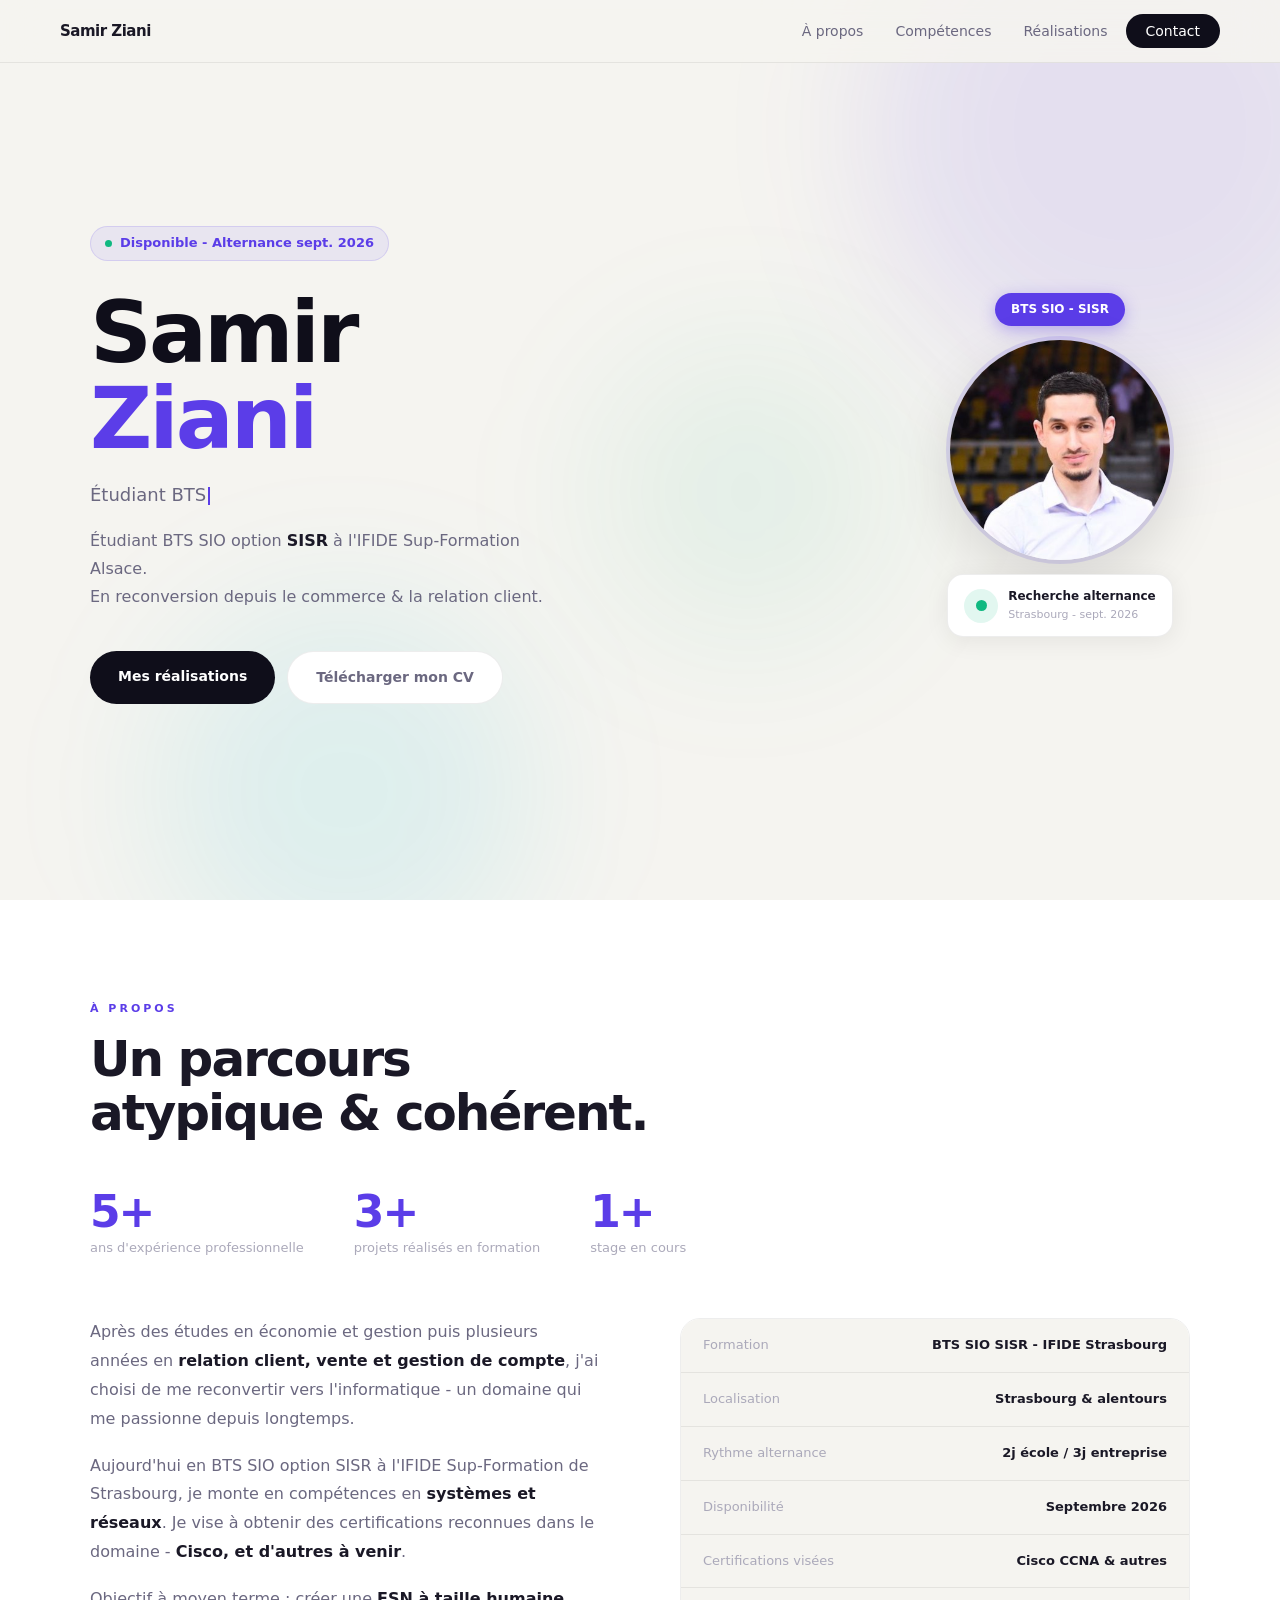
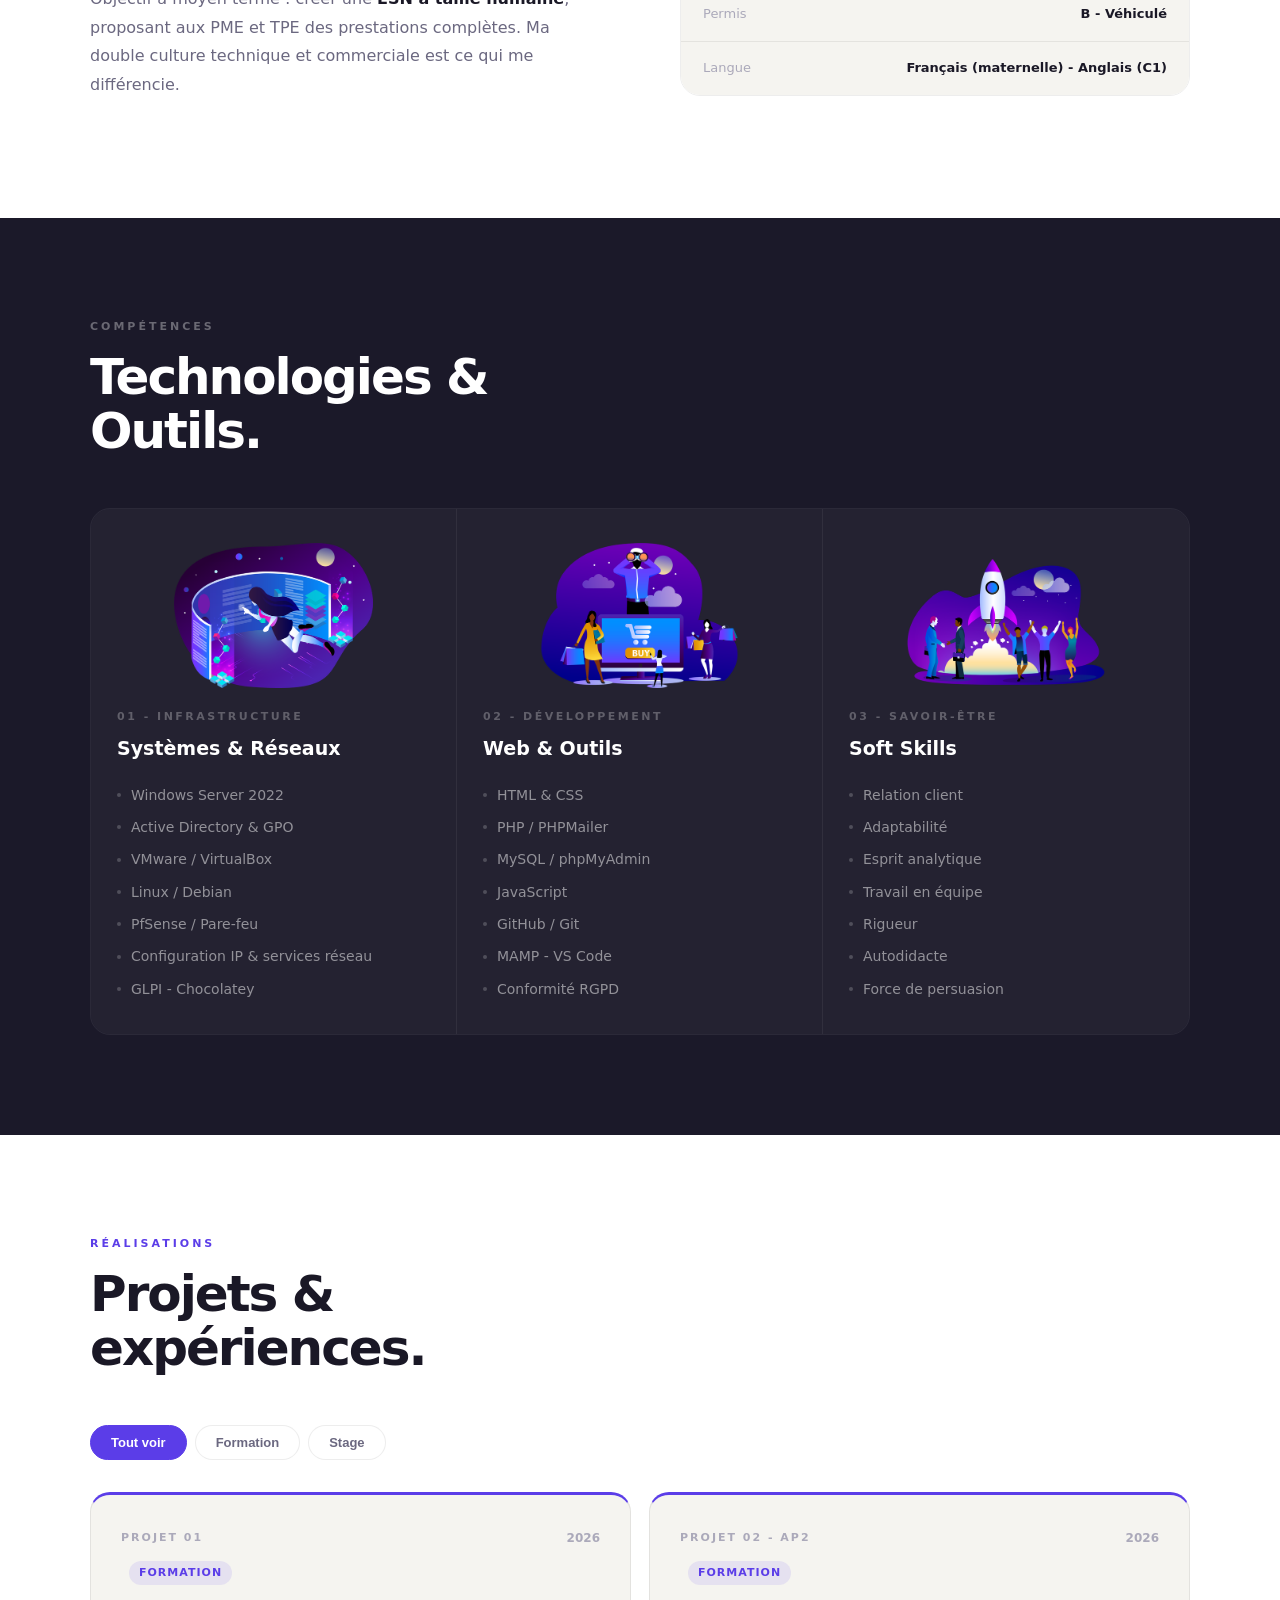
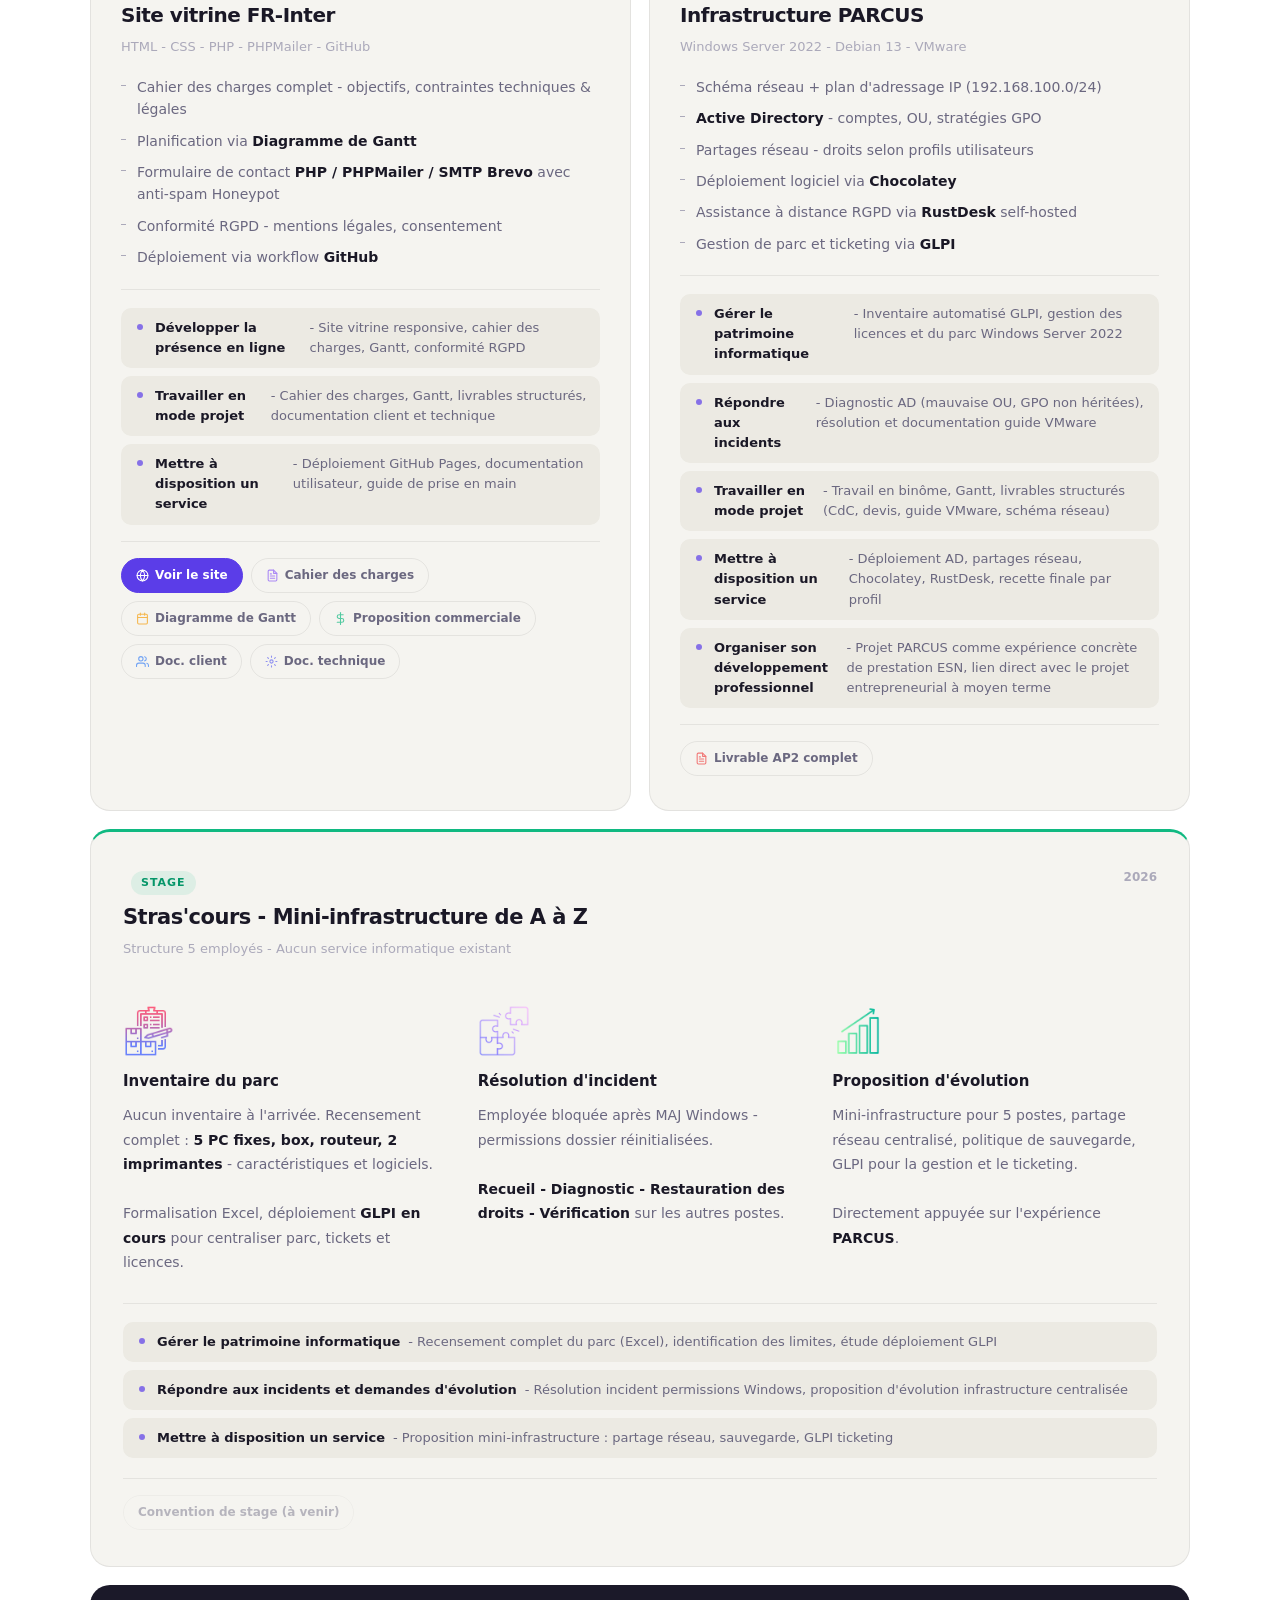
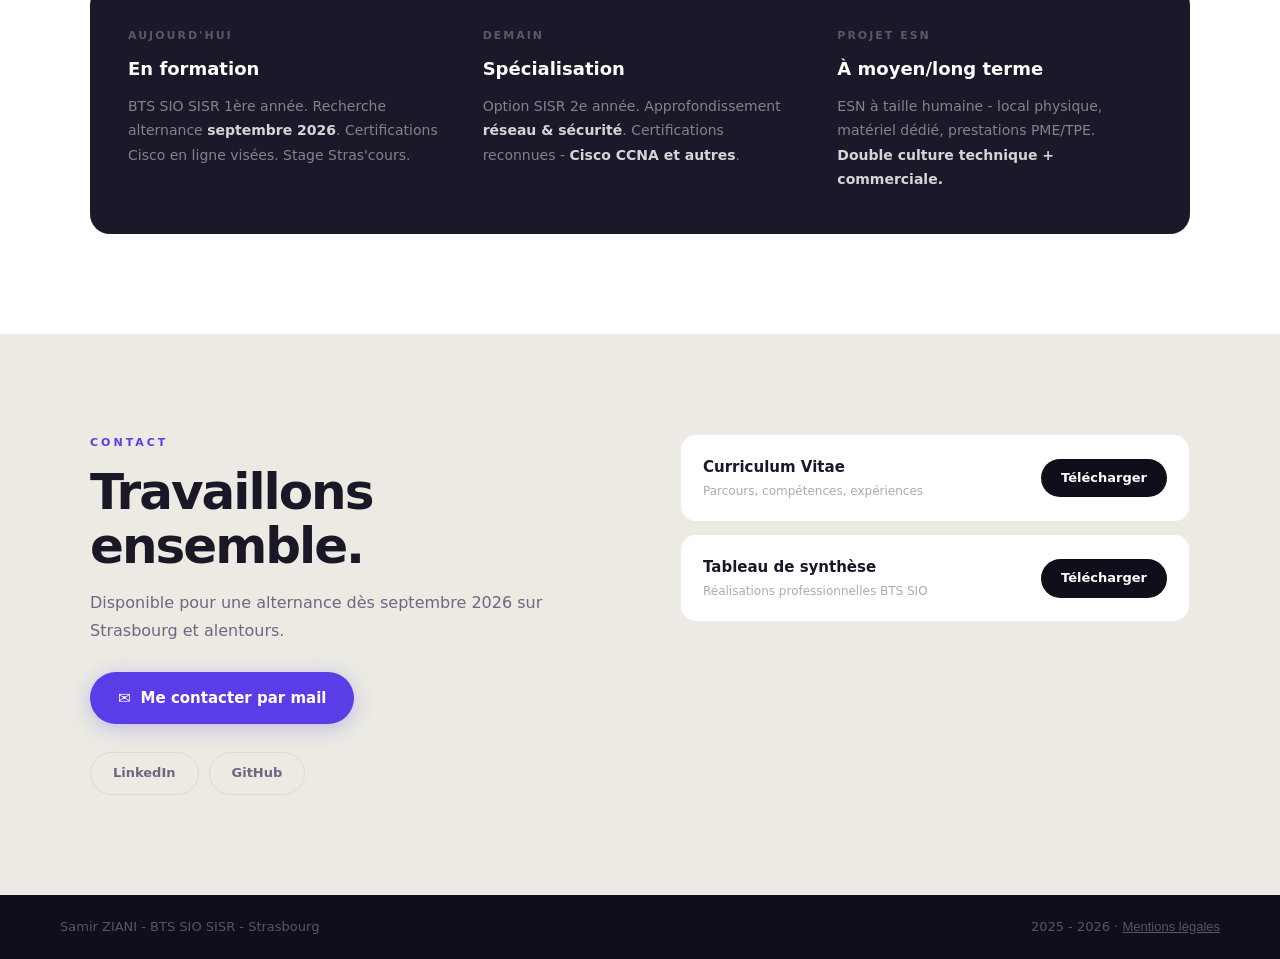
<file: index.html>
<!doctype html>
<html lang="fr">
<head>
    <meta charset="utf-8">
    <meta name="viewport" content="width=device-width, initial-scale=1">
    <title>Samir ZIANI - Portfolio</title>
    <link rel="stylesheet" href="style.css">
</head>
<body>

<!-- Progress bar -->
<div id="progress-bar"></div>

<!-- Scroll to top -->
<button id="scrolltop" aria-label="Revenir en haut">↑</button>

<!-- ── NAV ── -->
<nav id="navbar">
    <a href="#hero" class="nav-logo">Samir Ziani</a>
    <ul class="nav-links">
        <li><a href="#apropos">À propos</a></li>
        <li><a href="#competences">Compétences</a></li>
        <li><a href="#realisations">Réalisations</a></li>
        <li><a href="#contact" class="nav-cta">Contact</a></li>
    </ul>
    <div class="nav-burger" id="burger" aria-label="Menu">
        <span></span><span></span><span></span>
    </div>
</nav>

<!-- Mobile menu -->
<div class="nav-mobile" id="nav-mobile">
    <a href="#apropos" class="mob-link">À propos</a>
    <a href="#competences" class="mob-link">Compétences</a>
    <a href="#realisations" class="mob-link">Réalisations</a>
    <a href="#contact" class="mob-link">Contact</a>
</div>

<!-- ── HERO ── -->
<section id="hero">
    <div class="blob blob1"></div>
    <div class="blob blob2"></div>
    <div class="blob blob3"></div>
    <div class="hero-inner">
        <div class="hero-left">
            <div class="hero-tag">
                <span class="tag-pulse"></span>
                Disponible - Alternance sept. 2026
            </div>
            <h1 class="hero-name">Samir<br><span>Ziani</span></h1>
            <div class="hero-typed-wrap">
                <span id="typed-text"></span><span class="typed-cursor"></span>
            </div>
            <p class="hero-sub">
                Étudiant BTS SIO option <strong>SISR</strong> à l'IFIDE Sup-Formation Alsace.<br>
                En reconversion depuis le commerce &amp; la relation client.
            </p>
            <div class="hero-btns">
                <a href="#realisations" class="btn-dark">Mes réalisations</a>
                <a href="Asset/CV_Samir.pdf" download class="btn-light">Télécharger mon CV</a>
            </div>
        </div>
        <div class="hero-right">
            <span class="hero-chip">BTS SIO - SISR</span>
            <div class="hero-photo-wrap">
                <img src="Asset/photo.png" alt="Samir ZIANI">
            </div>
            <div class="hero-float-badge">
                <div class="badge-dot-wrap"><div class="badge-dot"></div></div>
                <div class="badge-text">
                    <span class="badge-main">Recherche alternance</span>
                    <span class="badge-sub">Strasbourg - sept. 2026</span>
                </div>
            </div>
        </div>
    </div>
</section>

<!-- ── À PROPOS ── -->
<section id="apropos" class="section-light">
    <div class="section-inner">
        <span class="eyebrow">À propos</span>
        <h2 class="big-title reveal">Un parcours<br>atypique &amp; cohérent.</h2>

        <!-- Compteurs animés -->
        <div class="counters-grid">
            <div class="counter-item reveal">
                <span class="counter-num" data-target="5">0</span>
                <span class="counter-label">ans d'expérience professionnelle</span>
            </div>
            <div class="counter-item reveal delay1">
                <span class="counter-num" data-target="3">0</span>
                <span class="counter-label">projets réalisés en formation</span>
            </div>
            <div class="counter-item reveal delay2">
                <span class="counter-num" data-target="1">0</span>
                <span class="counter-label">stage en cours</span>
            </div>
        </div>

        <div class="about-grid">
            <div class="about-text reveal-left">
                <p>
                    Après des études en économie et gestion puis plusieurs années en <strong>relation client, vente et gestion de compte</strong>, j'ai choisi de me reconvertir vers l'informatique - un domaine qui me passionne depuis longtemps.
                </p>
                <p>
                    Aujourd'hui en BTS SIO option SISR à l'IFIDE Sup-Formation de Strasbourg, je monte en compétences en <strong>systèmes et réseaux</strong>. Je vise à obtenir des certifications reconnues dans le domaine - <strong>Cisco, et d'autres à venir</strong>.
                </p>
                <p>
                    Objectif à moyen terme : créer une <strong>ESN à taille humaine</strong>, proposant aux PME et TPE des prestations complètes. Ma double culture technique et commerciale est ce qui me différencie.
                </p>
            </div>
            <div class="about-facts reveal-right">
                <div class="fact-row"><span class="fact-label">Formation</span><span class="fact-val">BTS SIO SISR - IFIDE Strasbourg</span></div>
                <div class="fact-row"><span class="fact-label">Localisation</span><span class="fact-val">Strasbourg &amp; alentours</span></div>
                <div class="fact-row"><span class="fact-label">Rythme alternance</span><span class="fact-val">2j école / 3j entreprise</span></div>
                <div class="fact-row"><span class="fact-label">Disponibilité</span><span class="fact-val">Septembre 2026</span></div>
                <div class="fact-row"><span class="fact-label">Certifications visées</span><span class="fact-val">Cisco CCNA &amp; autres</span></div>
                <div class="fact-row"><span class="fact-label">Permis</span><span class="fact-val">B - Véhiculé</span></div>
                <div class="fact-row"><span class="fact-label">Langue</span><span class="fact-val">Français (maternelle) - Anglais (C1)</span></div>
            </div>
        </div>
    </div>
</section>

<!-- ── COMPÉTENCES ── -->
<section id="competences" class="section-dark">
    <div class="section-inner">
        <span class="eyebrow eyebrow-light">Compétences</span>
        <h2 class="big-title big-title-light reveal">Technologies &amp;<br>Outils.</h2>
        <div class="skills-grid reveal">
            <div class="skill-col">
                <img src="Asset/technologies.png" alt="Technologies" class="skill-illus">
                <span class="skill-col-label">01 - Infrastructure</span>
                <h3>Systèmes &amp; Réseaux</h3>
                <ul class="skill-list">
                    <li>Windows Server 2022</li>
                    <li>Active Directory &amp; GPO</li>
                    <li>VMware / VirtualBox</li>
                    <li>Linux / Debian</li>
                    <li>PfSense / Pare-feu</li>
                    <li>Configuration IP &amp; services réseau</li>
                    <li>GLPI - Chocolatey</li>
                </ul>
            </div>
            <div class="skill-col">
                <img src="Asset/realisations.png" alt="Développement" class="skill-illus">
                <span class="skill-col-label">02 - Développement</span>
                <h3>Web &amp; Outils</h3>
                <ul class="skill-list">
                    <li>HTML &amp; CSS</li>
                    <li>PHP / PHPMailer</li>
                    <li>MySQL / phpMyAdmin</li>
                    <li>JavaScript</li>
                    <li>GitHub / Git</li>
                    <li>MAMP - VS Code</li>
                    <li>Conformité RGPD</li>
                </ul>
            </div>
            <div class="skill-col">
                <img src="Asset/softskills.png" alt="Soft Skills" class="skill-illus">
                <span class="skill-col-label">03 - Savoir-être</span>
                <h3>Soft Skills</h3>
                <ul class="skill-list">
                    <li>Relation client</li>
                    <li>Adaptabilité</li>
                    <li>Esprit analytique</li>
                    <li>Travail en équipe</li>
                    <li>Rigueur</li>
                    <li>Autodidacte</li>
                    <li>Force de persuasion</li>
                </ul>
            </div>
        </div>
    </div>
</section>

<!-- ── RÉALISATIONS ── -->
<section id="realisations" class="section-light">
    <div class="section-inner">
        <span class="eyebrow">Réalisations</span>
        <h2 class="big-title reveal">Projets &amp;<br>expériences.</h2>

        <!-- Filtres -->
        <div class="real-filters reveal">
            <button class="real-filter active" data-filter="all">Tout voir</button>
            <button class="real-filter" data-filter="formation">Formation</button>
            <button class="real-filter" data-filter="stage">Stage</button>
        </div>

        <!-- Cards projets formation -->
        <div class="real-grid" style="margin-bottom:18px;">

            <div class="real-card real-item reveal" data-cat="formation" style="border-top: 3px solid var(--accent);">
                <div class="real-card-header">
                    <div>
                        <span class="real-num">Projet 01</span>
                        <span class="real-badge formation">Formation</span>
                    </div>
                    <span class="real-year">2026</span>
                </div>
                <h3>Site vitrine FR-Inter</h3>
                <p class="real-context">HTML - CSS - PHP - PHPMailer - GitHub</p>
                <ul>
                    <li>Cahier des charges complet - objectifs, contraintes techniques &amp; légales</li>
                    <li>Planification via <strong>Diagramme de Gantt</strong></li>
                    <li>Formulaire de contact <strong>PHP / PHPMailer / SMTP Brevo</strong> avec anti-spam Honeypot</li>
                    <li>Conformité RGPD - mentions légales, consentement</li>
                    <li>Déploiement via workflow <strong>GitHub</strong></li>
                </ul>
                <div class="comp-tags">
                    <span class="comp-tag"><svg class="comp-svg" width="14" height="14" viewBox="0 0 14 14" fill="none"><circle cx="7" cy="7" r="3" fill="#5b3de8" opacity="0.7"/></svg><strong>Développer la présence en ligne</strong> - Site vitrine responsive, cahier des charges, Gantt, conformité RGPD</span>
                    <span class="comp-tag"><svg class="comp-svg" width="14" height="14" viewBox="0 0 14 14" fill="none"><circle cx="7" cy="7" r="3" fill="#5b3de8" opacity="0.7"/></svg><strong>Travailler en mode projet</strong> - Cahier des charges, Gantt, livrables structurés, documentation client et technique</span>
                    <span class="comp-tag"><svg class="comp-svg" width="14" height="14" viewBox="0 0 14 14" fill="none"><circle cx="7" cy="7" r="3" fill="#5b3de8" opacity="0.7"/></svg><strong>Mettre à disposition un service</strong> - Déploiement GitHub Pages, documentation utilisateur, guide de prise en main</span>
                </div>
                <div class="real-docs">
                    <a href="https://samirzni.github.io/FR-Inter" target="_blank" class="doc-btn site">
                        <svg width="13" height="13" viewBox="0 0 24 24" fill="none" stroke="#ffffff" stroke-width="2" stroke-linecap="round" stroke-linejoin="round"><circle cx="12" cy="12" r="10"/><line x1="2" y1="12" x2="22" y2="12"/><path d="M12 2a15.3 15.3 0 0 1 4 10 15.3 15.3 0 0 1-4 10 15.3 15.3 0 0 1-4-10 15.3 15.3 0 0 1 4-10z"/></svg>
                        Voir le site
                    </a>
                    <a href="Asset/CdC_FR_INTER.pdf" download class="doc-btn">
                        <svg width="13" height="13" viewBox="0 0 24 24" fill="none" stroke="#8b5cf6" stroke-width="2" stroke-linecap="round" stroke-linejoin="round"><path d="M14 2H6a2 2 0 0 0-2 2v16a2 2 0 0 0 2 2h12a2 2 0 0 0 2-2V8z"/><polyline points="14 2 14 8 20 8"/><line x1="16" y1="13" x2="8" y2="13"/><line x1="16" y1="17" x2="8" y2="17"/><polyline points="10 9 9 9 8 9"/></svg>
                        Cahier des charges
                    </a>
                    <a href="Asset/Gantt_FR_INTER.xlsx" download class="doc-btn">
                        <svg width="13" height="13" viewBox="0 0 24 24" fill="none" stroke="#f59e0b" stroke-width="2" stroke-linecap="round" stroke-linejoin="round"><rect x="3" y="4" width="18" height="18" rx="2" ry="2"/><line x1="16" y1="2" x2="16" y2="6"/><line x1="8" y1="2" x2="8" y2="6"/><line x1="3" y1="10" x2="21" y2="10"/></svg>
                        Diagramme de Gantt
                    </a>
                    <a href="Asset/Proposition_commerciale_FR_INTER.pdf" download class="doc-btn">
                        <svg width="13" height="13" viewBox="0 0 24 24" fill="none" stroke="#10b981" stroke-width="2" stroke-linecap="round" stroke-linejoin="round"><line x1="12" y1="1" x2="12" y2="23"/><path d="M17 5H9.5a3.5 3.5 0 0 0 0 7h5a3.5 3.5 0 0 1 0 7H6"/></svg>
                        Proposition commerciale
                    </a>
                    <a href="Asset/Documentation_Client_FR_INTER.pdf" download class="doc-btn">
                        <svg width="13" height="13" viewBox="0 0 24 24" fill="none" stroke="#3b82f6" stroke-width="2" stroke-linecap="round" stroke-linejoin="round"><path d="M17 21v-2a4 4 0 0 0-4-4H5a4 4 0 0 0-4 4v2"/><circle cx="9" cy="7" r="4"/><path d="M23 21v-2a4 4 0 0 0-3-3.87"/><path d="M16 3.13a4 4 0 0 1 0 7.75"/></svg>
                        Doc. client
                    </a>
                    <a href="Asset/Documentation_Technique_FR_INTER.pdf" download class="doc-btn">
                        <svg width="13" height="13" viewBox="0 0 24 24" fill="none" stroke="#6366f1" stroke-width="2" stroke-linecap="round" stroke-linejoin="round"><circle cx="12" cy="12" r="3"/><path d="M19.07 4.93l-1.41 1.41M4.93 4.93l1.41 1.41M19.07 19.07l-1.41-1.41M4.93 19.07l1.41-1.41M12 2v2M12 20v2M2 12h2M20 12h2"/></svg>
                        Doc. technique
                    </a>
                </div>
            </div>

            <div class="real-card real-item reveal delay1" data-cat="formation" style="border-top: 3px solid var(--accent);">
                <div class="real-card-header">
                    <div>
                        <span class="real-num">Projet 02 - AP2</span>
                        <span class="real-badge formation">Formation</span>
                    </div>
                    <span class="real-year">2026</span>
                </div>
                <h3>Infrastructure PARCUS</h3>
                <p class="real-context">Windows Server 2022 - Debian 13 - VMware</p>
                <ul>
                    <li>Schéma réseau + plan d'adressage IP (192.168.100.0/24)</li>
                    <li><strong>Active Directory</strong> - comptes, OU, stratégies GPO</li>
                    <li>Partages réseau - droits selon profils utilisateurs</li>
                    <li>Déploiement logiciel via <strong>Chocolatey</strong></li>
                    <li>Assistance à distance RGPD via <strong>RustDesk</strong> self-hosted</li>
                    <li>Gestion de parc et ticketing via <strong>GLPI</strong></li>
                </ul>
                <div class="comp-tags">
                    <span class="comp-tag"><svg class="comp-svg" width="14" height="14" viewBox="0 0 14 14" fill="none"><circle cx="7" cy="7" r="3" fill="#5b3de8" opacity="0.7"/></svg><strong>Gérer le patrimoine informatique</strong> - Inventaire automatisé GLPI, gestion des licences et du parc Windows Server 2022</span>
                    <span class="comp-tag"><svg class="comp-svg" width="14" height="14" viewBox="0 0 14 14" fill="none"><circle cx="7" cy="7" r="3" fill="#5b3de8" opacity="0.7"/></svg><strong>Répondre aux incidents</strong> - Diagnostic AD (mauvaise OU, GPO non héritées), résolution et documentation guide VMware</span>
                    <span class="comp-tag"><svg class="comp-svg" width="14" height="14" viewBox="0 0 14 14" fill="none"><circle cx="7" cy="7" r="3" fill="#5b3de8" opacity="0.7"/></svg><strong>Travailler en mode projet</strong> - Travail en binôme, Gantt, livrables structurés (CdC, devis, guide VMware, schéma réseau)</span>
                    <span class="comp-tag"><svg class="comp-svg" width="14" height="14" viewBox="0 0 14 14" fill="none"><circle cx="7" cy="7" r="3" fill="#5b3de8" opacity="0.7"/></svg><strong>Mettre à disposition un service</strong> - Déploiement AD, partages réseau, Chocolatey, RustDesk, recette finale par profil</span>
                    <span class="comp-tag"><svg class="comp-svg" width="14" height="14" viewBox="0 0 14 14" fill="none"><circle cx="7" cy="7" r="3" fill="#5b3de8" opacity="0.7"/></svg><strong>Organiser son développement professionnel</strong> - Projet PARCUS comme expérience concrète de prestation ESN, lien direct avec le projet entrepreneurial à moyen terme</span>
                </div>
                <div class="real-docs">
                    <a href="Asset/Livrable_AP2_PARCUS.pdf" download class="doc-btn">
                        <svg width="13" height="13" viewBox="0 0 24 24" fill="none" stroke="#ef4444" stroke-width="2" stroke-linecap="round" stroke-linejoin="round"><path d="M14 2H6a2 2 0 0 0-2 2v16a2 2 0 0 0 2 2h12a2 2 0 0 0 2-2V8z"/><polyline points="14 2 14 8 20 8"/><line x1="16" y1="13" x2="8" y2="13"/><line x1="16" y1="17" x2="8" y2="17"/><polyline points="10 9 9 9 8 9"/></svg>
                        Livrable AP2 complet
                    </a>
                </div>
            </div>

        </div>

        <!-- Stras'cours -->
        <div class="real-stage real-item reveal" data-cat="stage">
            <div class="real-stage-header">
                <div>
                    <span class="real-badge stage">Stage</span>
                    <h3>Stras'cours - Mini-infrastructure de A à Z</h3>
                    <p class="real-context">Structure 5 employés - Aucun service informatique existant</p>
                </div>
                <span class="real-year">2026</span>
            </div>
            <div class="wide-cols">
                <div class="wide-col">
                    <div class="wide-col-icon"><img src="Asset/inventaire.png" alt="Inventaire" style="width:52px;height:52px;object-fit:contain;"></div>
                    <h4>Inventaire du parc</h4>
                    <p>Aucun inventaire à l'arrivée. Recensement complet : <strong>5 PC fixes, box, routeur, 2 imprimantes</strong> - caractéristiques et logiciels.<br><br>Formalisation Excel, déploiement <strong>GLPI en cours</strong> pour centraliser parc, tickets et licences.</p>
                </div>
                <div class="wide-col">
                    <div class="wide-col-icon"><img src="Asset/resoudre.png" alt="Résolution" style="width:52px;height:52px;object-fit:contain;"></div>
                    <h4>Résolution d'incident</h4>
                    <p>Employée bloquée après MAJ Windows - permissions dossier réinitialisées.<br><br><strong>Recueil - Diagnostic - Restauration des droits - Vérification</strong> sur les autres postes.</p>
                </div>
                <div class="wide-col">
                    <div class="wide-col-icon"><img src="Asset/evolution.png" alt="Évolution" style="width:52px;height:52px;object-fit:contain;"></div>
                    <h4>Proposition d'évolution</h4>
                    <p>Mini-infrastructure pour 5 postes, partage réseau centralisé, politique de sauvegarde, GLPI pour la gestion et le ticketing.<br><br>Directement appuyée sur l'expérience <strong>PARCUS</strong>.</p>
                </div>
            </div>
            <div class="comp-tags" style="margin-top:28px;">
                <span class="comp-tag"><svg class="comp-svg" width="14" height="14" viewBox="0 0 14 14" fill="none"><circle cx="7" cy="7" r="3" fill="#5b3de8" opacity="0.7"/></svg><strong>Gérer le patrimoine informatique</strong> - Recensement complet du parc (Excel), identification des limites, étude déploiement GLPI</span>
                <span class="comp-tag"><svg class="comp-svg" width="14" height="14" viewBox="0 0 14 14" fill="none"><circle cx="7" cy="7" r="3" fill="#5b3de8" opacity="0.7"/></svg><strong>Répondre aux incidents et demandes d'évolution</strong> - Résolution incident permissions Windows, proposition d'évolution infrastructure centralisée</span>
                <span class="comp-tag"><svg class="comp-svg" width="14" height="14" viewBox="0 0 14 14" fill="none"><circle cx="7" cy="7" r="3" fill="#5b3de8" opacity="0.7"/></svg><strong>Mettre à disposition un service</strong> - Proposition mini-infrastructure : partage réseau, sauvegarde, GLPI ticketing</span>
            </div>
            <div class="real-docs" style="margin-top:20px;">
                <span class="doc-btn disabled">
                    Convention de stage (à venir)
                </span>
            </div>
        </div>

        <!-- Dev pro -->
        <div class="devpro-card reveal" style="margin-top:18px;">
            <div class="devpro-col">
                <span class="devpro-label">Aujourd'hui</span>
                <h4>En formation</h4>
                <p>BTS SIO SISR 1ère année. Recherche alternance <strong>septembre 2026</strong>. Certifications Cisco en ligne visées. Stage Stras'cours.</p>
            </div>
            <div class="devpro-col">
                <span class="devpro-label">Demain</span>
                <h4>Spécialisation</h4>
                <p>Option SISR 2e année. Approfondissement <strong>réseau &amp; sécurité</strong>. Certifications reconnues - <strong>Cisco CCNA et autres</strong>.</p>
            </div>
            <div class="devpro-col">
                <span class="devpro-label">Projet ESN</span>
                <h4>À moyen/long terme</h4>
                <p>ESN à taille humaine - local physique, matériel dédié, prestations PME/TPE. <strong>Double culture technique + commerciale.</strong></p>
            </div>
        </div>
    </div>
</section>

<!-- ── CONTACT ── -->
<section id="contact">
    <div class="contact-wrap">
        <div class="contact-left reveal-left">
            <span class="eyebrow">Contact</span>
            <h2 class="big-title">Travaillons<br>ensemble.</h2>
            <p>Disponible pour une alternance dès septembre 2026 sur Strasbourg et alentours.</p>
            <a href="mailto:samir.zn7@gmail.com" class="btn-mail">
                <span>✉</span> Me contacter par mail
            </a>
            <div class="socials">
                <a href="https://www.linkedin.com/in/samir-ziani-2ab651154/" target="_blank" class="social-pill">LinkedIn</a>
                <a href="https://github.com/SamirZNI" target="_blank" class="social-pill">GitHub</a>
            </div>
        </div>
        <div class="dl-list reveal-right">
            <div class="dl-row">
                <div class="dl-info">
                    <span class="dl-name">Curriculum Vitae</span>
                    <span class="dl-desc">Parcours, compétences, expériences</span>
                </div>
                <a href="Asset/CV_Samir.pdf" download class="dl-btn">Télécharger</a>
            </div>
            <div class="dl-row">
                <div class="dl-info">
                    <span class="dl-name">Tableau de synthèse</span>
                    <span class="dl-desc">Réalisations professionnelles BTS SIO</span>
                </div>
                <a href="Asset/Tableau_synthese_E5_ZIANI_Samir.xlsx" download class="dl-btn">Télécharger</a>
            </div>
        </div>
    </div>
</section>

<footer>
    <span>Samir ZIANI - BTS SIO SISR - Strasbourg</span>
    <span>2025 - 2026 · <button id="open-ml" style="background:none;border:none;color:inherit;cursor:pointer;font-size:13px;text-decoration:underline;padding:0;">Mentions légales</button></span>
</footer>

<!-- ── MODALE MENTIONS LÉGALES ── -->
<div id="modal-ml" style="display:none; position:fixed; inset:0; z-index:1000; background:rgba(10,9,20,0.7); backdrop-filter:blur(8px); align-items:center; justify-content:center; padding:20px;">
    <div id="modal-box" style="background:#fff; border-radius:20px; max-width:600px; width:100%; max-height:85vh; overflow-y:auto; padding:48px 44px; position:relative; box-shadow:0 24px 80px rgba(0,0,0,0.2);">
        <button id="close-ml" style="position:absolute; top:18px; right:20px; background:none; border:none; font-size:22px; cursor:pointer; color:#888; line-height:1;">✕</button>
        <h2 style="font-size:26px; font-weight:800; letter-spacing:-1px; color:#1a1826; margin-bottom:28px;">Mentions légales</h2>

        <h3 style="font-size:14px; font-weight:700; text-transform:uppercase; letter-spacing:2px; color:#5b3de8; margin-bottom:10px;">Éditeur du site</h3>
        <p style="font-size:15px; color:#6b6880; line-height:1.75; margin-bottom:24px;">
            Samir ZIANI<br>
            Étudiant BTS SIO SISR - IFIDE Sup-Formation Alsace, Strasbourg<br>
            Email : <a href="mailto:samir.zn7@gmail.com" style="color:#5b3de8;">samir.zn7@gmail.com</a>
        </p>

        <h3 style="font-size:14px; font-weight:700; text-transform:uppercase; letter-spacing:2px; color:#5b3de8; margin-bottom:10px;">Hébergement</h3>
        <p style="font-size:15px; color:#6b6880; line-height:1.75; margin-bottom:24px;">
            GitHub Pages - GitHub, Inc.<br>
            88 Colin P. Kelly Jr. Street, San Francisco, CA 94107, États-Unis<br>
            <a href="https://pages.github.com" target="_blank" style="color:#5b3de8;">pages.github.com</a>
        </p>

        <h3 style="font-size:14px; font-weight:700; text-transform:uppercase; letter-spacing:2px; color:#5b3de8; margin-bottom:10px;">Propriété intellectuelle</h3>
        <p style="font-size:15px; color:#6b6880; line-height:1.75; margin-bottom:24px;">
            L'ensemble des contenus présents sur ce site (textes, visuels, structure) est la propriété exclusive de Samir ZIANI, sauf mention contraire. Toute reproduction, même partielle, est interdite sans autorisation préalable.
        </p>

        <h3 style="font-size:14px; font-weight:700; text-transform:uppercase; letter-spacing:2px; color:#5b3de8; margin-bottom:10px;">Données personnelles</h3>
        <p style="font-size:15px; color:#6b6880; line-height:1.75; margin-bottom:0;">
            Ce site ne collecte aucune donnée personnelle. Aucun cookie n'est déposé sur votre appareil. Conformément au RGPD, vous disposez d'un droit d'accès et de rectification en contactant l'éditeur à l'adresse indiquée ci-dessus.
        </p>
    </div>
</div>

<!-- ══════════════════════════════
     JAVASCRIPT
══════════════════════════════ -->
<script>
/* ── Typed text hero ── */
var phrases = [
    'Étudiant BTS SIO SISR',
    'Technicien Systèmes & Réseaux',
    'En recherche d\'alternance',
    'Passionné d\'infrastructure'
];
var pIdx = 0, cIdx = 0, deleting = false;
var el = document.getElementById('typed-text');
function type() {
    var phrase = phrases[pIdx];
    if (!deleting) {
        el.textContent = phrase.substring(0, cIdx + 1);
        cIdx++;
        if (cIdx === phrase.length) { deleting = true; setTimeout(type, 1800); return; }
    } else {
        el.textContent = phrase.substring(0, cIdx - 1);
        cIdx--;
        if (cIdx === 0) { deleting = false; pIdx = (pIdx + 1) % phrases.length; }
    }
    setTimeout(type, deleting ? 55 : 90);
}
setTimeout(type, 800);

/* ── Nav scroll effect + active link ── */
var navbar = document.getElementById('navbar');
var sections = document.querySelectorAll('section[id], #contact');
var navLinks = document.querySelectorAll('.nav-links a');
window.addEventListener('scroll', function() {
    var scrollY = window.scrollY;

    /* scrolled class */
    if (scrollY > 60) navbar.classList.add('scrolled');
    else navbar.classList.remove('scrolled');

    /* progress bar */
    var docH = document.documentElement.scrollHeight - window.innerHeight;
    document.getElementById('progress-bar').style.width = (scrollY / docH * 100) + '%';

    /* scroll to top button */
    var btn = document.getElementById('scrolltop');
    if (scrollY > 400) btn.classList.add('visible');
    else btn.classList.remove('visible');

    /* active nav link */
    var current = '';
    sections.forEach(function(s) {
        if (scrollY >= s.offsetTop - 120) current = s.id;
    });
    navLinks.forEach(function(a) {
        a.classList.remove('nav-active');
        if (a.getAttribute('href') === '#' + current) a.classList.add('nav-active');
    });
}, { passive: true });

/* ── Burger menu ── */
var burger = document.getElementById('burger');
var mobileMenu = document.getElementById('nav-mobile');
burger.addEventListener('click', function() {
    burger.classList.toggle('open');
    mobileMenu.classList.toggle('open');
    document.body.style.overflow = mobileMenu.classList.contains('open') ? 'hidden' : '';
});
document.querySelectorAll('.mob-link').forEach(function(link) {
    link.addEventListener('click', function() {
        burger.classList.remove('open');
        mobileMenu.classList.remove('open');
        document.body.style.overflow = '';
    });
});

/* ── Scroll to top ── */
document.getElementById('scrolltop').addEventListener('click', function() {
    window.scrollTo({ top: 0, behavior: 'smooth' });
});

/* ── Intersection Observer - reveal + counters ── */
var revealObs = new IntersectionObserver(function(entries) {
    entries.forEach(function(e) {
        if (e.isIntersecting) {
            e.target.classList.add('visible');
            revealObs.unobserve(e.target);
        }
    });
}, { threshold: 0.08 });
document.querySelectorAll('.reveal, .reveal-left, .reveal-right').forEach(function(el) {
    revealObs.observe(el);
});

/* ── Compteurs animés ── */
var counterObs = new IntersectionObserver(function(entries) {
    entries.forEach(function(e) {
        if (!e.isIntersecting) return;
        var el = e.target;
        var target = parseInt(el.dataset.target);
        var duration = 1200;
        var start = performance.now();
        function update(now) {
            var t = Math.min((now - start) / duration, 1);
            var ease = 1 - Math.pow(1 - t, 3);
            el.textContent = Math.round(ease * target) + '+';
            if (t < 1) requestAnimationFrame(update);
            else el.textContent = target + '+';
        }
        requestAnimationFrame(update);
        counterObs.unobserve(el);
    });
}, { threshold: 0.5 });
document.querySelectorAll('.counter-num').forEach(function(el) {
    counterObs.observe(el);
});

/* ── Fermer menu mobile si on clique dehors ── */
document.addEventListener('click', function(e) {
    if (mobileMenu.classList.contains('open') && !mobileMenu.contains(e.target) && !burger.contains(e.target)) {
        burger.classList.remove('open');
        mobileMenu.classList.remove('open');
        document.body.style.overflow = '';
    }
});

/* ── Filtres réalisations ── */
document.querySelectorAll('.real-filter').forEach(function(btn) {
    btn.addEventListener('click', function() {
        document.querySelectorAll('.real-filter').forEach(function(b) { b.classList.remove('active'); });
        btn.classList.add('active');
        var filter = btn.dataset.filter;
        document.querySelectorAll('.real-item').forEach(function(item) {
            if (filter === 'all' || item.dataset.cat === filter) {
                item.classList.remove('hidden');
            } else {
                item.classList.add('hidden');
            }
        });
    });
});
/* ── Mentions légales modale ── */
var modalML = document.getElementById('modal-ml');
document.getElementById('open-ml').addEventListener('click', function() {
    modalML.style.display = 'flex';
    document.body.style.overflow = 'hidden';
});
document.getElementById('close-ml').addEventListener('click', function() {
    modalML.style.display = 'none';
    document.body.style.overflow = '';
});
modalML.addEventListener('click', function(e) {
    if (e.target === modalML) {
        modalML.style.display = 'none';
        document.body.style.overflow = '';
    }
});
document.addEventListener('keydown', function(e) {
    if (e.key === 'Escape' && modalML.style.display === 'flex') {
        modalML.style.display = 'none';
        document.body.style.overflow = '';
    }
});
</script>

</body>
</html>
</file>
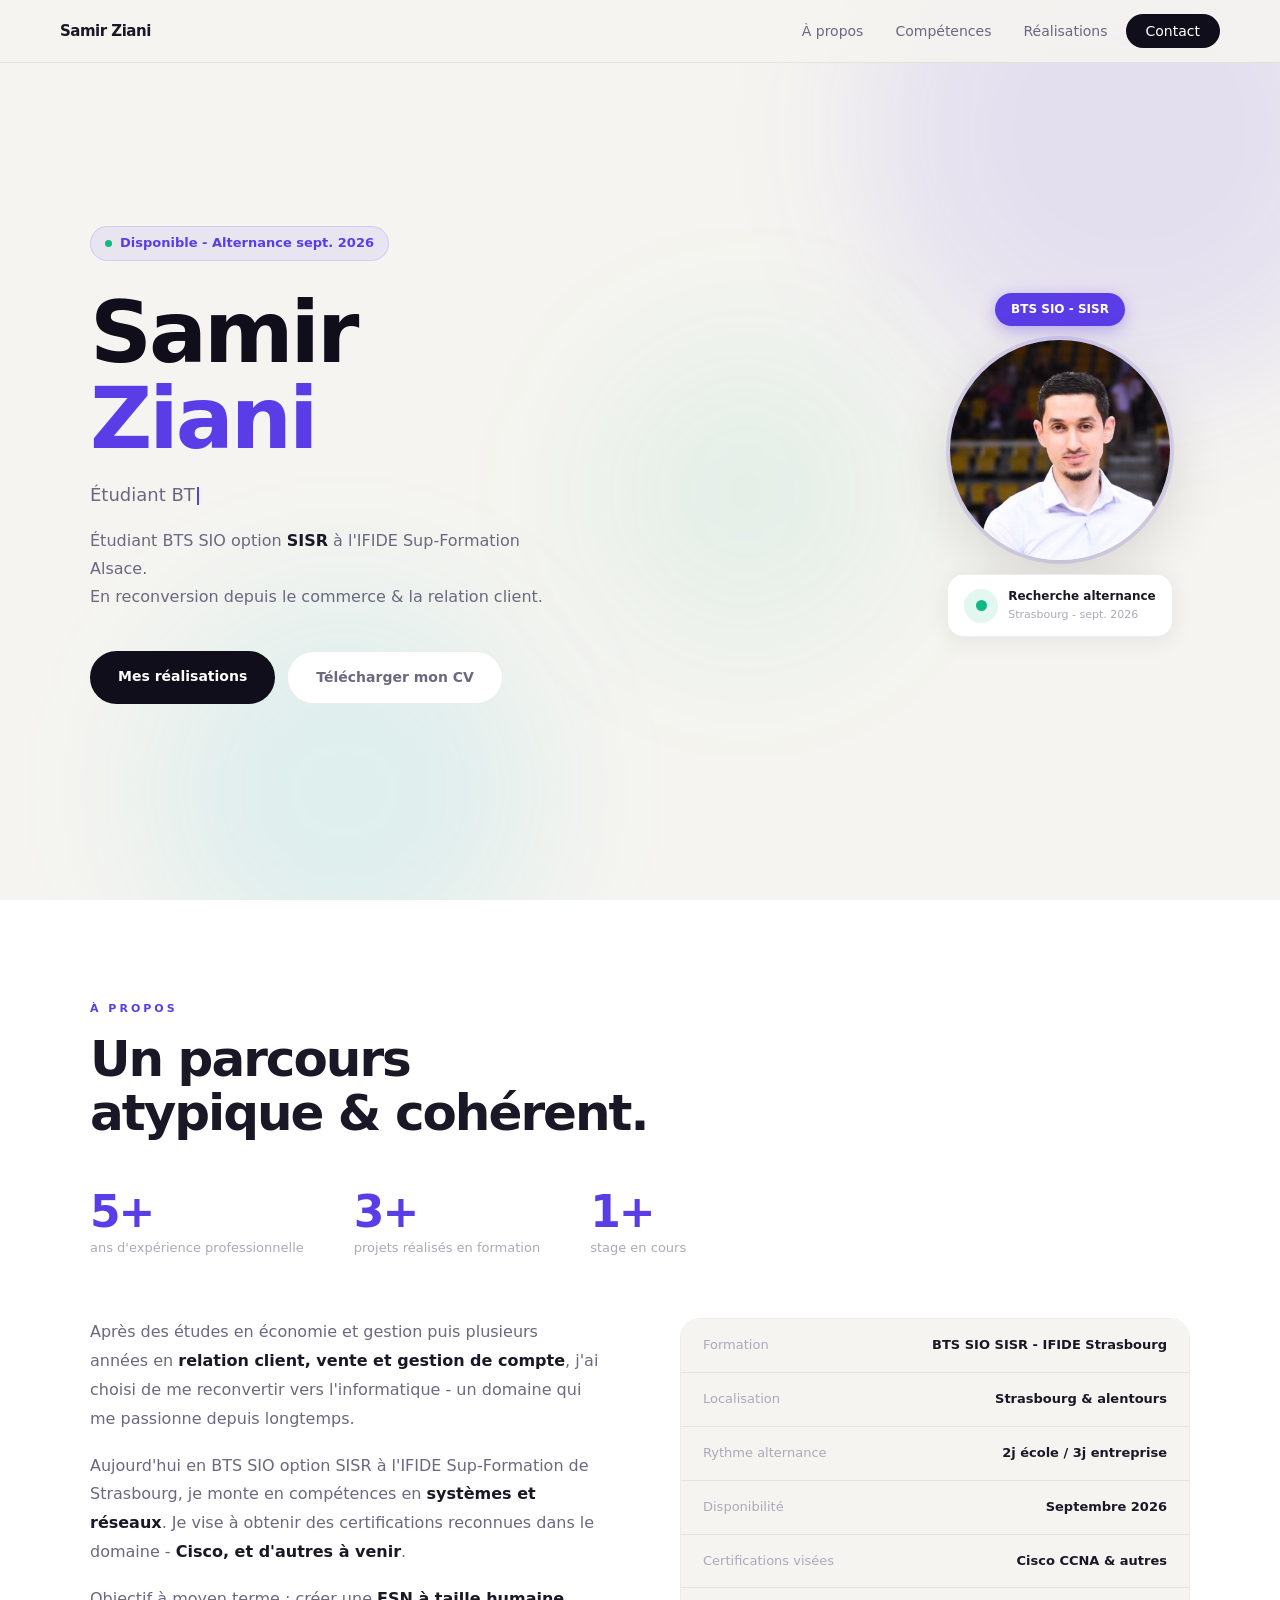
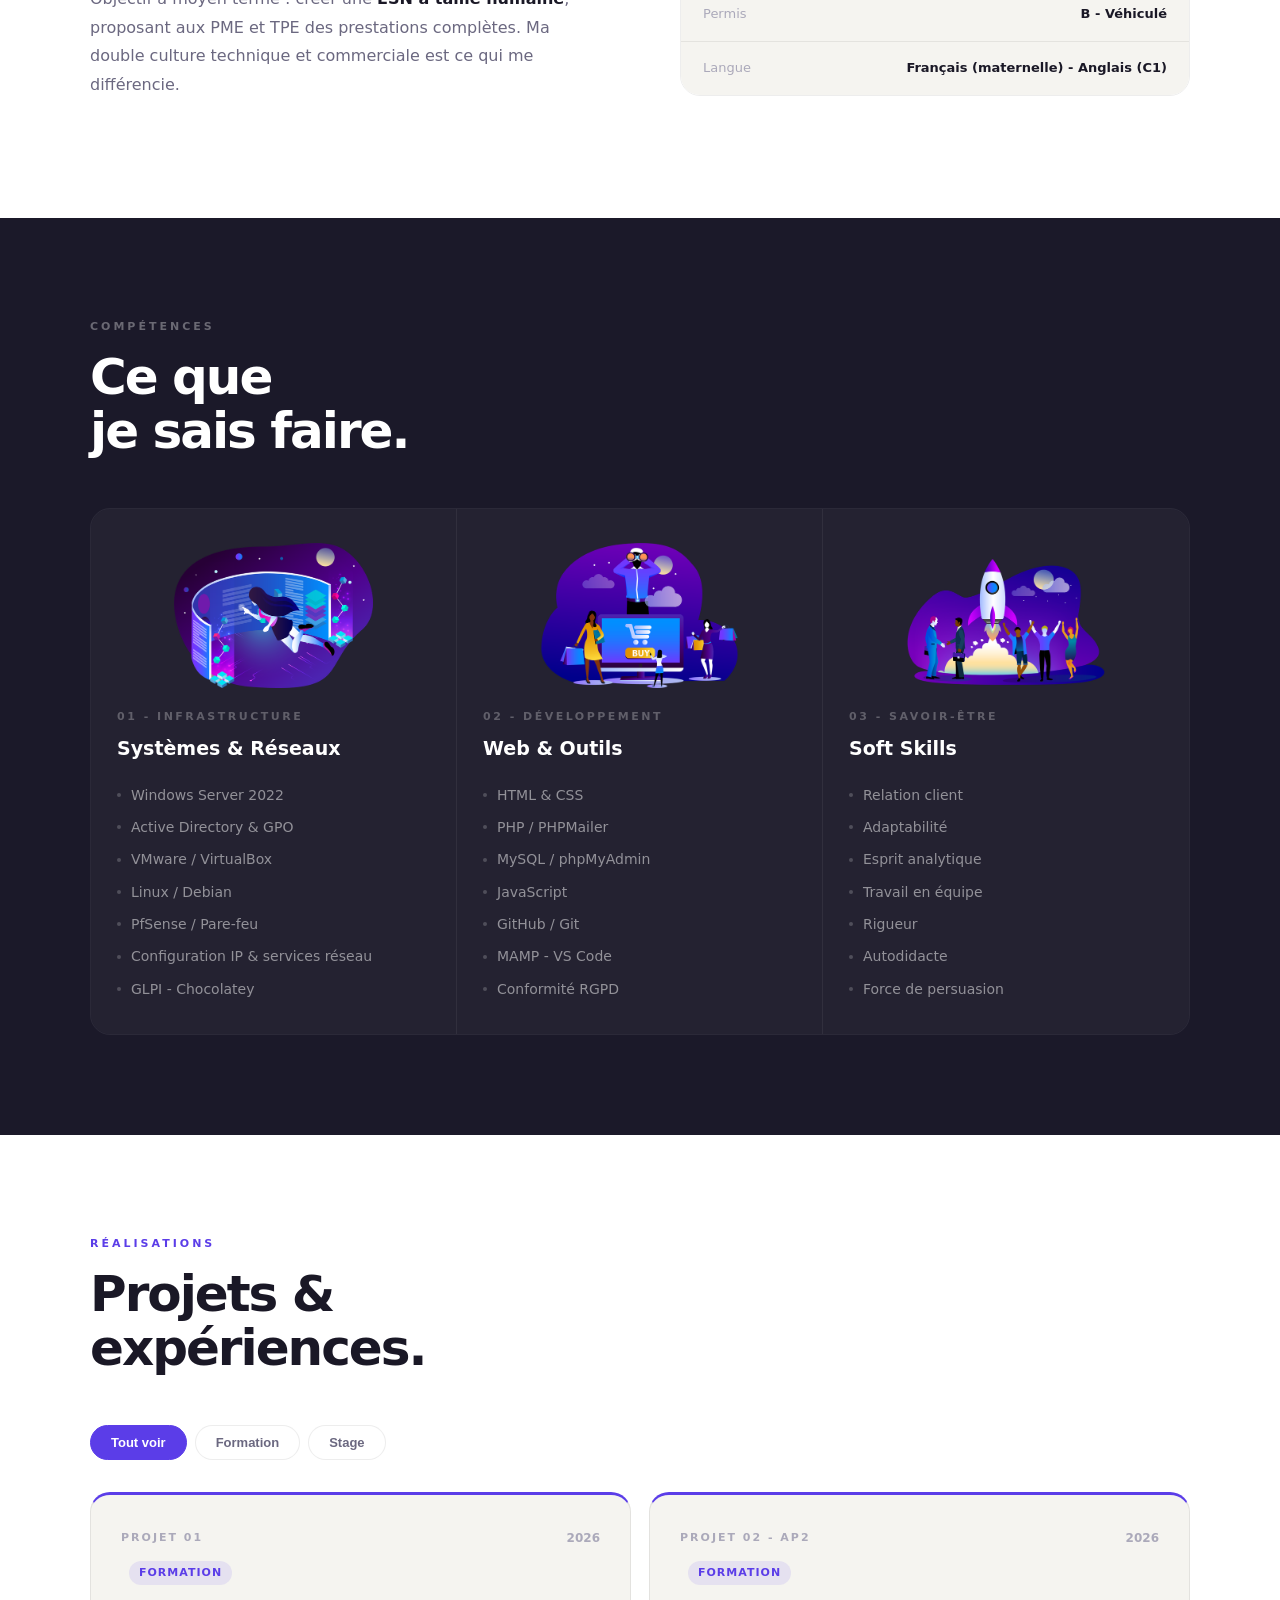
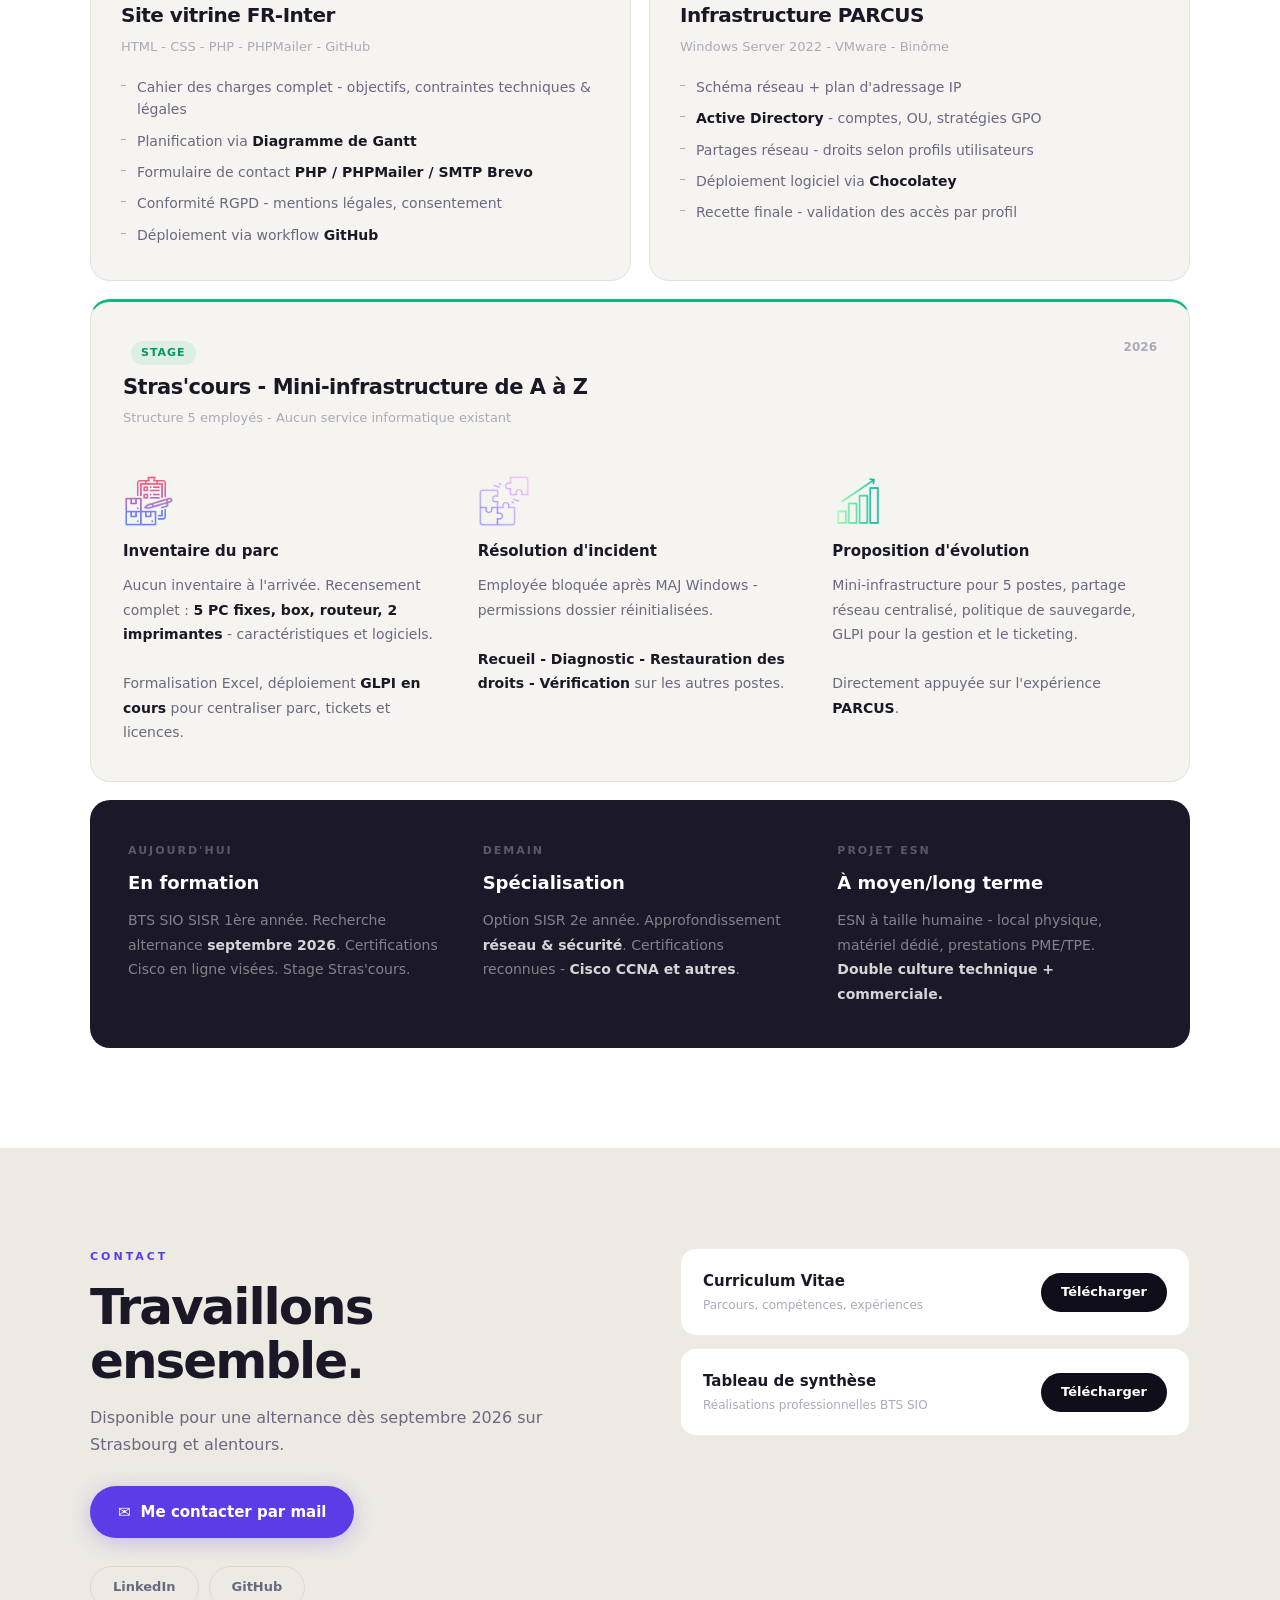
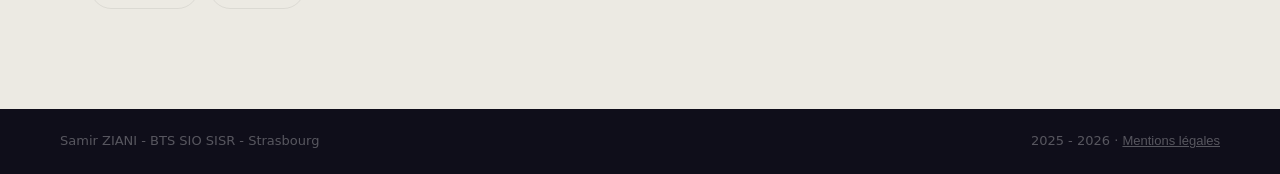
<file: Prepa Exam Blanc - Portfolio/index.html>
<!doctype html>
<html lang="fr">
<head>
    <meta charset="utf-8">
    <meta name="viewport" content="width=device-width, initial-scale=1">
    <title>Samir ZIANI - Portfolio</title>
    <link rel="stylesheet" href="style.css">
</head>
<body>

<!-- Progress bar -->
<div id="progress-bar"></div>

<!-- Scroll to top -->
<button id="scrolltop" aria-label="Revenir en haut">↑</button>

<!-- ── NAV ── -->
<nav id="navbar">
    <a href="#hero" class="nav-logo">Samir Ziani</a>
    <ul class="nav-links">
        <li><a href="#apropos">À propos</a></li>
        <li><a href="#competences">Compétences</a></li>
        <li><a href="#realisations">Réalisations</a></li>
        <li><a href="#contact" class="nav-cta">Contact</a></li>
    </ul>
    <div class="nav-burger" id="burger" aria-label="Menu">
        <span></span><span></span><span></span>
    </div>
</nav>

<!-- Mobile menu -->
<div class="nav-mobile" id="nav-mobile">
    <a href="#apropos" class="mob-link">À propos</a>
    <a href="#competences" class="mob-link">Compétences</a>
    <a href="#realisations" class="mob-link">Réalisations</a>
    <a href="#contact" class="mob-link">Contact</a>
</div>

<!-- ── HERO ── -->
<section id="hero">
    <div class="blob blob1"></div>
    <div class="blob blob2"></div>
    <div class="blob blob3"></div>
    <div class="hero-inner">
        <div class="hero-left">
            <div class="hero-tag">
                <span class="tag-pulse"></span>
                Disponible - Alternance sept. 2026
            </div>
            <h1 class="hero-name">Samir<br><span>Ziani</span></h1>
            <div class="hero-typed-wrap">
                <span id="typed-text"></span><span class="typed-cursor"></span>
            </div>
            <p class="hero-sub">
                Étudiant BTS SIO option <strong>SISR</strong> à l'IFIDE Sup-Formation Alsace.<br>
                En reconversion depuis le commerce &amp; la relation client.
            </p>
            <div class="hero-btns">
                <a href="#realisations" class="btn-dark">Mes réalisations</a>
                <a href="Asset/CV_Samir.pdf" download class="btn-light">Télécharger mon CV</a>
            </div>
        </div>
        <div class="hero-right">
            <span class="hero-chip">BTS SIO - SISR</span>
            <div class="hero-photo-wrap">
                <img src="Asset/photo.png" alt="Samir ZIANI">
            </div>
            <div class="hero-float-badge">
                <div class="badge-dot-wrap"><div class="badge-dot"></div></div>
                <div class="badge-text">
                    <span class="badge-main">Recherche alternance</span>
                    <span class="badge-sub">Strasbourg - sept. 2026</span>
                </div>
            </div>
        </div>
    </div>
</section>

<!-- ── À PROPOS ── -->
<section id="apropos" class="section-light">
    <div class="section-inner">
        <span class="eyebrow">À propos</span>
        <h2 class="big-title reveal">Un parcours<br>atypique &amp; cohérent.</h2>

        <!-- Compteurs animés -->
        <div class="counters-grid">
            <div class="counter-item reveal">
                <span class="counter-num" data-target="5">0</span>
                <span class="counter-label">ans d'expérience professionnelle</span>
            </div>
            <div class="counter-item reveal delay1">
                <span class="counter-num" data-target="3">0</span>
                <span class="counter-label">projets réalisés en formation</span>
            </div>
            <div class="counter-item reveal delay2">
                <span class="counter-num" data-target="1">0</span>
                <span class="counter-label">stage en cours</span>
            </div>
        </div>

        <div class="about-grid">
            <div class="about-text reveal-left">
                <p>
                    Après des études en économie et gestion puis plusieurs années en <strong>relation client, vente et gestion de compte</strong>, j'ai choisi de me reconvertir vers l'informatique - un domaine qui me passionne depuis longtemps.
                </p>
                <p>
                    Aujourd'hui en BTS SIO option SISR à l'IFIDE Sup-Formation de Strasbourg, je monte en compétences en <strong>systèmes et réseaux</strong>. Je vise à obtenir des certifications reconnues dans le domaine - <strong>Cisco, et d'autres à venir</strong>.
                </p>
                <p>
                    Objectif à moyen terme : créer une <strong>ESN à taille humaine</strong>, proposant aux PME et TPE des prestations complètes. Ma double culture technique et commerciale est ce qui me différencie.
                </p>
            </div>
            <div class="about-facts reveal-right">
                <div class="fact-row"><span class="fact-label">Formation</span><span class="fact-val">BTS SIO SISR - IFIDE Strasbourg</span></div>
                <div class="fact-row"><span class="fact-label">Localisation</span><span class="fact-val">Strasbourg &amp; alentours</span></div>
                <div class="fact-row"><span class="fact-label">Rythme alternance</span><span class="fact-val">2j école / 3j entreprise</span></div>
                <div class="fact-row"><span class="fact-label">Disponibilité</span><span class="fact-val">Septembre 2026</span></div>
                <div class="fact-row"><span class="fact-label">Certifications visées</span><span class="fact-val">Cisco CCNA &amp; autres</span></div>
                <div class="fact-row"><span class="fact-label">Permis</span><span class="fact-val">B - Véhiculé</span></div>
                <div class="fact-row"><span class="fact-label">Langue</span><span class="fact-val">Français (maternelle) - Anglais (C1)</span></div>
            </div>
        </div>
    </div>
</section>

<!-- ── COMPÉTENCES ── -->
<section id="competences" class="section-dark">
    <div class="section-inner">
        <span class="eyebrow eyebrow-light">Compétences</span>
        <h2 class="big-title big-title-light reveal">Ce que<br>je sais faire.</h2>
        <div class="skills-grid reveal">
            <div class="skill-col">
                <img src="Asset/technologies.png" alt="Technologies" class="skill-illus">
                <span class="skill-col-label">01 - Infrastructure</span>
                <h3>Systèmes &amp; Réseaux</h3>
                <ul class="skill-list">
                    <li>Windows Server 2022</li>
                    <li>Active Directory &amp; GPO</li>
                    <li>VMware / VirtualBox</li>
                    <li>Linux / Debian</li>
                    <li>PfSense / Pare-feu</li>
                    <li>Configuration IP &amp; services réseau</li>
                    <li>GLPI - Chocolatey</li>
                </ul>
            </div>
            <div class="skill-col">
                <img src="Asset/realisations.png" alt="Développement" class="skill-illus">
                <span class="skill-col-label">02 - Développement</span>
                <h3>Web &amp; Outils</h3>
                <ul class="skill-list">
                    <li>HTML &amp; CSS</li>
                    <li>PHP / PHPMailer</li>
                    <li>MySQL / phpMyAdmin</li>
                    <li>JavaScript</li>
                    <li>GitHub / Git</li>
                    <li>MAMP - VS Code</li>
                    <li>Conformité RGPD</li>
                </ul>
            </div>
            <div class="skill-col">
                <img src="Asset/softskills.png" alt="Soft Skills" class="skill-illus">
                <span class="skill-col-label">03 - Savoir-être</span>
                <h3>Soft Skills</h3>
                <ul class="skill-list">
                    <li>Relation client</li>
                    <li>Adaptabilité</li>
                    <li>Esprit analytique</li>
                    <li>Travail en équipe</li>
                    <li>Rigueur</li>
                    <li>Autodidacte</li>
                    <li>Force de persuasion</li>
                </ul>
            </div>
        </div>
    </div>
</section>

<!-- ── RÉALISATIONS ── -->
<section id="realisations" class="section-light">
    <div class="section-inner">
        <span class="eyebrow">Réalisations</span>
        <h2 class="big-title reveal">Projets &amp;<br>expériences.</h2>

        <!-- Filtres -->
        <div class="real-filters reveal">
            <button class="real-filter active" data-filter="all">Tout voir</button>
            <button class="real-filter" data-filter="formation">Formation</button>
            <button class="real-filter" data-filter="stage">Stage</button>
        </div>

        <!-- Cards projets formation -->
        <div class="real-grid" style="margin-bottom:18px;">

            <div class="real-card real-item" data-cat="formation" style="border-top: 3px solid var(--accent);">
                <div class="real-card-header">
                    <div>
                        <span class="real-num">Projet 01</span>
                        <span class="real-badge formation">Formation</span>
                    </div>
                    <span class="real-year">2026</span>
                </div>
                <h3>Site vitrine FR-Inter</h3>
                <p class="real-context">HTML - CSS - PHP - PHPMailer - GitHub</p>
                <ul>
                    <li>Cahier des charges complet - objectifs, contraintes techniques &amp; légales</li>
                    <li>Planification via <strong>Diagramme de Gantt</strong></li>
                    <li>Formulaire de contact <strong>PHP / PHPMailer / SMTP Brevo</strong></li>
                    <li>Conformité RGPD - mentions légales, consentement</li>
                    <li>Déploiement via workflow <strong>GitHub</strong></li>
                </ul>
            </div>

            <div class="real-card real-item delay1" data-cat="formation" style="border-top: 3px solid var(--accent);">
                <div class="real-card-header">
                    <div>
                        <span class="real-num">Projet 02 - AP2</span>
                        <span class="real-badge formation">Formation</span>
                    </div>
                    <span class="real-year">2026</span>
                </div>
                <h3>Infrastructure PARCUS</h3>
                <p class="real-context">Windows Server 2022 - VMware - Binôme</p>
                <ul>
                    <li>Schéma réseau + plan d'adressage IP</li>
                    <li><strong>Active Directory</strong> - comptes, OU, stratégies GPO</li>
                    <li>Partages réseau - droits selon profils utilisateurs</li>
                    <li>Déploiement logiciel via <strong>Chocolatey</strong></li>
                    <li>Recette finale - validation des accès par profil</li>
                </ul>
            </div>

        </div>

        <!-- Card stage — pleine largeur, style différent -->
        <div class="real-stage real-item reveal" data-cat="stage">
            <div class="real-stage-header">
                <div>
                    <span class="real-badge stage">Stage</span>
                    <h3>Stras'cours - Mini-infrastructure de A à Z</h3>
                    <p class="real-context">Structure 5 employés - Aucun service informatique existant</p>
                </div>
                <span class="real-year">2026</span>
            </div>
            <div class="wide-cols">
                <div class="wide-col">
                    <div class="wide-col-icon"><img src="Asset/inventaire.png" alt="Inventaire" style="width:52px;height:52px;object-fit:contain;"></div>
                    <h4>Inventaire du parc</h4>
                    <p>Aucun inventaire à l'arrivée. Recensement complet : <strong>5 PC fixes, box, routeur, 2 imprimantes</strong> - caractéristiques et logiciels.<br><br>Formalisation Excel, déploiement <strong>GLPI en cours</strong> pour centraliser parc, tickets et licences.</p>
                </div>
                <div class="wide-col">
                    <div class="wide-col-icon"><img src="Asset/resoudre.png" alt="Résolution" style="width:52px;height:52px;object-fit:contain;"></div>
                    <h4>Résolution d'incident</h4>
                    <p>Employée bloquée après MAJ Windows - permissions dossier réinitialisées.<br><br><strong>Recueil - Diagnostic - Restauration des droits - Vérification</strong> sur les autres postes.</p>
                </div>
                <div class="wide-col">
                    <div class="wide-col-icon"><img src="Asset/evolution.png" alt="Évolution" style="width:52px;height:52px;object-fit:contain;"></div>
                    <h4>Proposition d'évolution</h4>
                    <p>Mini-infrastructure pour 5 postes, partage réseau centralisé, politique de sauvegarde, GLPI pour la gestion et le ticketing.<br><br>Directement appuyée sur l'expérience <strong>PARCUS</strong>.</p>
                </div>
            </div>
        </div>

        <!-- Dev pro -->
        <div class="devpro-card reveal" style="margin-top:18px;">
            <div class="devpro-col">
                <span class="devpro-label">Aujourd'hui</span>
                <h4>En formation</h4>
                <p>BTS SIO SISR 1ère année. Recherche alternance <strong>septembre 2026</strong>. Certifications Cisco en ligne visées. Stage Stras'cours.</p>
            </div>
            <div class="devpro-col">
                <span class="devpro-label">Demain</span>
                <h4>Spécialisation</h4>
                <p>Option SISR 2e année. Approfondissement <strong>réseau &amp; sécurité</strong>. Certifications reconnues - <strong>Cisco CCNA et autres</strong>.</p>
            </div>
            <div class="devpro-col">
                <span class="devpro-label">Projet ESN</span>
                <h4>À moyen/long terme</h4>
                <p>ESN à taille humaine - local physique, matériel dédié, prestations PME/TPE. <strong>Double culture technique + commerciale.</strong></p>
            </div>
        </div>
    </div>
</section>

<!-- ── CONTACT ── -->
<section id="contact">
    <div class="contact-wrap">
        <div class="contact-left reveal-left">
            <span class="eyebrow">Contact</span>
            <h2 class="big-title">Travaillons<br>ensemble.</h2>
            <p>Disponible pour une alternance dès septembre 2026 sur Strasbourg et alentours.</p>
            <a href="mailto:samir.zn7@gmail.com" class="btn-mail">
                <span>✉</span> Me contacter par mail
            </a>
            <div class="socials">
                <a href="https://www.linkedin.com/in/samir-ziani-2ab651154/" target="_blank" class="social-pill">LinkedIn</a>
                <a href="https://github.com/SamirZNI" target="_blank" class="social-pill">GitHub</a>
            </div>
        </div>
        <div class="dl-list reveal-right">
            <div class="dl-row">
                <div class="dl-info">
                    <span class="dl-name">Curriculum Vitae</span>
                    <span class="dl-desc">Parcours, compétences, expériences</span>
                </div>
                <a href="Asset/CV_Samir.pdf" download class="dl-btn">Télécharger</a>
            </div>
            <div class="dl-row">
                <div class="dl-info">
                    <span class="dl-name">Tableau de synthèse</span>
                    <span class="dl-desc">Réalisations professionnelles BTS SIO</span>
                </div>
                <a href="Asset/Tableau_synthese_E5_ZIANI_Samir.xlsx" download class="dl-btn">Télécharger</a>
            </div>
        </div>
    </div>
</section>

<footer>
    <span>Samir ZIANI - BTS SIO SISR - Strasbourg</span>
    <span>2025 - 2026 · <button id="open-ml" style="background:none;border:none;color:inherit;cursor:pointer;font-size:13px;text-decoration:underline;padding:0;">Mentions légales</button></span>
</footer>

<!-- ── MODALE MENTIONS LÉGALES ── -->
<div id="modal-ml" style="display:none; position:fixed; inset:0; z-index:1000; background:rgba(10,9,20,0.7); backdrop-filter:blur(8px); align-items:center; justify-content:center; padding:20px;">
    <div id="modal-box" style="background:#fff; border-radius:20px; max-width:600px; width:100%; max-height:85vh; overflow-y:auto; padding:48px 44px; position:relative; box-shadow:0 24px 80px rgba(0,0,0,0.2);">
        <button id="close-ml" style="position:absolute; top:18px; right:20px; background:none; border:none; font-size:22px; cursor:pointer; color:#888; line-height:1;">✕</button>
        <h2 style="font-size:26px; font-weight:800; letter-spacing:-1px; color:#1a1826; margin-bottom:28px;">Mentions légales</h2>

        <h3 style="font-size:14px; font-weight:700; text-transform:uppercase; letter-spacing:2px; color:#5b3de8; margin-bottom:10px;">Éditeur du site</h3>
        <p style="font-size:15px; color:#6b6880; line-height:1.75; margin-bottom:24px;">
            Samir ZIANI<br>
            Étudiant BTS SIO SISR - IFIDE Sup-Formation Alsace, Strasbourg<br>
            Email : <a href="mailto:samir.zn7@gmail.com" style="color:#5b3de8;">samir.zn7@gmail.com</a>
        </p>

        <h3 style="font-size:14px; font-weight:700; text-transform:uppercase; letter-spacing:2px; color:#5b3de8; margin-bottom:10px;">Hébergement</h3>
        <p style="font-size:15px; color:#6b6880; line-height:1.75; margin-bottom:24px;">
            GitHub Pages - GitHub, Inc.<br>
            88 Colin P. Kelly Jr. Street, San Francisco, CA 94107, États-Unis<br>
            <a href="https://pages.github.com" target="_blank" style="color:#5b3de8;">pages.github.com</a>
        </p>

        <h3 style="font-size:14px; font-weight:700; text-transform:uppercase; letter-spacing:2px; color:#5b3de8; margin-bottom:10px;">Propriété intellectuelle</h3>
        <p style="font-size:15px; color:#6b6880; line-height:1.75; margin-bottom:24px;">
            L'ensemble des contenus présents sur ce site (textes, visuels, structure) est la propriété exclusive de Samir ZIANI, sauf mention contraire. Toute reproduction, même partielle, est interdite sans autorisation préalable.
        </p>

        <h3 style="font-size:14px; font-weight:700; text-transform:uppercase; letter-spacing:2px; color:#5b3de8; margin-bottom:10px;">Données personnelles</h3>
        <p style="font-size:15px; color:#6b6880; line-height:1.75; margin-bottom:0;">
            Ce site ne collecte aucune donnée personnelle. Aucun cookie n'est déposé sur votre appareil. Conformément au RGPD, vous disposez d'un droit d'accès et de rectification en contactant l'éditeur à l'adresse indiquée ci-dessus.
        </p>
    </div>
</div>

<!-- ══════════════════════════════
     JAVASCRIPT
══════════════════════════════ -->
<script>
/* ── Typed text hero ── */
var phrases = [
    'Étudiant BTS SIO SISR',
    'Technicien Systèmes & Réseaux',
    'En recherche d\'alternance',
    'Passionné d\'infrastructure'
];
var pIdx = 0, cIdx = 0, deleting = false;
var el = document.getElementById('typed-text');
function type() {
    var phrase = phrases[pIdx];
    if (!deleting) {
        el.textContent = phrase.substring(0, cIdx + 1);
        cIdx++;
        if (cIdx === phrase.length) { deleting = true; setTimeout(type, 1800); return; }
    } else {
        el.textContent = phrase.substring(0, cIdx - 1);
        cIdx--;
        if (cIdx === 0) { deleting = false; pIdx = (pIdx + 1) % phrases.length; }
    }
    setTimeout(type, deleting ? 55 : 90);
}
setTimeout(type, 800);

/* ── Nav scroll effect + active link ── */
var navbar = document.getElementById('navbar');
var sections = document.querySelectorAll('section[id], #contact');
var navLinks = document.querySelectorAll('.nav-links a');
window.addEventListener('scroll', function() {
    var scrollY = window.scrollY;

    /* scrolled class */
    if (scrollY > 60) navbar.classList.add('scrolled');
    else navbar.classList.remove('scrolled');

    /* progress bar */
    var docH = document.documentElement.scrollHeight - window.innerHeight;
    document.getElementById('progress-bar').style.width = (scrollY / docH * 100) + '%';

    /* scroll to top button */
    var btn = document.getElementById('scrolltop');
    if (scrollY > 400) btn.classList.add('visible');
    else btn.classList.remove('visible');

    /* active nav link */
    var current = '';
    sections.forEach(function(s) {
        if (scrollY >= s.offsetTop - 120) current = s.id;
    });
    navLinks.forEach(function(a) {
        a.classList.remove('nav-active');
        if (a.getAttribute('href') === '#' + current) a.classList.add('nav-active');
    });
}, { passive: true });

/* ── Burger menu ── */
var burger = document.getElementById('burger');
var mobileMenu = document.getElementById('nav-mobile');
burger.addEventListener('click', function() {
    burger.classList.toggle('open');
    mobileMenu.classList.toggle('open');
    document.body.style.overflow = mobileMenu.classList.contains('open') ? 'hidden' : '';
});
document.querySelectorAll('.mob-link').forEach(function(link) {
    link.addEventListener('click', function() {
        burger.classList.remove('open');
        mobileMenu.classList.remove('open');
        document.body.style.overflow = '';
    });
});

/* ── Scroll to top ── */
document.getElementById('scrolltop').addEventListener('click', function() {
    window.scrollTo({ top: 0, behavior: 'smooth' });
});

/* ── Intersection Observer — reveal + counters ── */
var revealObs = new IntersectionObserver(function(entries) {
    entries.forEach(function(e) {
        if (e.isIntersecting) {
            e.target.classList.add('visible');
            revealObs.unobserve(e.target);
        }
    });
}, { threshold: 0.08 });
document.querySelectorAll('.reveal, .reveal-left, .reveal-right').forEach(function(el) {
    revealObs.observe(el);
});

/* ── Compteurs animés ── */
var counterObs = new IntersectionObserver(function(entries) {
    entries.forEach(function(e) {
        if (!e.isIntersecting) return;
        var el = e.target;
        var target = parseInt(el.dataset.target);
        var duration = 1200;
        var start = performance.now();
        function update(now) {
            var t = Math.min((now - start) / duration, 1);
            var ease = 1 - Math.pow(1 - t, 3);
            el.textContent = Math.round(ease * target) + '+';
            if (t < 1) requestAnimationFrame(update);
            else el.textContent = target + '+';
        }
        requestAnimationFrame(update);
        counterObs.unobserve(el);
    });
}, { threshold: 0.5 });
document.querySelectorAll('.counter-num').forEach(function(el) {
    counterObs.observe(el);
});

/* ── Fermer menu mobile si on clique dehors ── */
document.addEventListener('click', function(e) {
    if (mobileMenu.classList.contains('open') && !mobileMenu.contains(e.target) && !burger.contains(e.target)) {
        burger.classList.remove('open');
        mobileMenu.classList.remove('open');
        document.body.style.overflow = '';
    }
});

/* ── Filtres réalisations ── */
document.querySelectorAll('.real-filter').forEach(function(btn) {
    btn.addEventListener('click', function() {
        document.querySelectorAll('.real-filter').forEach(function(b) { b.classList.remove('active'); });
        btn.classList.add('active');
        var filter = btn.dataset.filter;
        document.querySelectorAll('.real-item').forEach(function(item) {
            if (filter === 'all' || item.dataset.cat === filter) {
                item.classList.remove('hidden');
            } else {
                item.classList.add('hidden');
            }
        });
    });
});
/* ── Mentions légales modale ── */
var modalML = document.getElementById('modal-ml');
document.getElementById('open-ml').addEventListener('click', function() {
    modalML.style.display = 'flex';
    document.body.style.overflow = 'hidden';
});
document.getElementById('close-ml').addEventListener('click', function() {
    modalML.style.display = 'none';
    document.body.style.overflow = '';
});
modalML.addEventListener('click', function(e) {
    if (e.target === modalML) {
        modalML.style.display = 'none';
        document.body.style.overflow = '';
    }
});
document.addEventListener('keydown', function(e) {
    if (e.key === 'Escape' && modalML.style.display === 'flex') {
        modalML.style.display = 'none';
        document.body.style.overflow = '';
    }
});
</script>

</body>
</html>
</file>
<file: style.css>
:root {
    --bg:      #f5f4f0;
    --bg2:     #eceae3;
    --white:   #ffffff;
    --dark:    #0f0e1a;
    --dark2:   #1b1929;
    --text:    #1a1826;
    --text2:   #6b6880;
    --text3:   #aba9ba;
    --accent:  #5b3de8;
    --accent2: #8b5cf6;
    --green:   #10b981;
    --border:  rgba(0,0,0,0.07);
    --shadow:  0 4px 24px rgba(0,0,0,0.07);
    --radius:  20px;
}

*, *::before, *::after { box-sizing: border-box; margin: 0; padding: 0; }
html { scroll-behavior: smooth; }
body { background: var(--bg); font-family: 'Segoe UI', system-ui, sans-serif; color: var(--text); overflow-x: hidden; line-height: 1.6; }
img { max-width: 100%; display: block; }
a { text-decoration: none; }

/* ── Progress bar ── */
#progress-bar {
    position: fixed; top: 0; left: 0; height: 3px; width: 0%;
    background: linear-gradient(to right, var(--accent), var(--accent2));
    z-index: 500; transition: width 0.1s linear;
}

/* ── NAV ── */
nav {
    position: fixed; top: 0; left: 0; right: 0; z-index: 300;
    display: flex; justify-content: space-between; align-items: center;
    padding: 18px 60px;
    background: rgba(245,244,240,0.88);
    backdrop-filter: blur(20px);
    border-bottom: 1px solid var(--border);
    transition: padding 0.3s, box-shadow 0.3s;
}
nav.scrolled { padding: 12px 60px; box-shadow: 0 2px 20px rgba(0,0,0,0.06); background: rgba(245,244,240,0.97); }
.nav-logo { font-size: 15px; font-weight: 800; color: var(--text); letter-spacing: -0.5px; transition: color 0.2s; }
.nav-logo:hover { color: var(--accent); }
.nav-links { display: flex; list-style: none; gap: 4px; align-items: center; }
.nav-links a { color: var(--text2); font-size: 14px; font-weight: 500; padding: 7px 14px; border-radius: 30px; transition: all 0.2s; }
.nav-links a:hover { color: var(--text); background: rgba(0,0,0,0.05); }
.nav-links a.nav-active { color: var(--accent); }
.nav-cta { background: var(--dark) !important; color: #fff !important; padding: 9px 20px !important; border-radius: 30px !important; }
.nav-cta:hover { background: var(--accent) !important; transform: translateY(-1px); }

/* Burger */
.nav-burger { display: none; flex-direction: column; gap: 5px; cursor: pointer; padding: 8px; border: 1px solid var(--border); border-radius: 10px; background: var(--white); z-index: 400; }
.nav-burger span { display: block; width: 22px; height: 2px; background: var(--text); border-radius: 2px; transition: all 0.3s; }
.nav-burger.open span:nth-child(1) { transform: translateY(7px) rotate(45deg); }
.nav-burger.open span:nth-child(2) { opacity: 0; transform: scaleX(0); }
.nav-burger.open span:nth-child(3) { transform: translateY(-7px) rotate(-45deg); }

/* Mobile menu overlay */
.nav-mobile {
    display: none; position: fixed; inset: 0;
    background: rgba(245,244,240,0.98); backdrop-filter: blur(24px);
    z-index: 250; flex-direction: column; align-items: center; justify-content: center; gap: 6px;
}
.nav-mobile.open { display: flex; animation: fadeIn 0.2s ease; }
@keyframes fadeIn { from { opacity:0 } to { opacity:1 } }
.nav-mobile a { color: var(--text); font-size: 32px; font-weight: 800; letter-spacing: -1.5px; padding: 12px 28px; border-radius: 18px; transition: all 0.2s; }
.nav-mobile a:hover { color: var(--accent); background: rgba(91,61,232,0.06); }

/* ── HERO ── */
#hero { min-height: 100vh; padding: 110px 60px 80px; display: flex; align-items: center; position: relative; overflow: hidden; }
.blob { position: absolute; border-radius: 50%; filter: blur(72px); pointer-events: none; z-index: 0; animation: blobFloat 9s ease-in-out infinite; }
.blob1 { width: 520px; height: 520px; background: rgba(91,61,232,0.11); top: -130px; right: -110px; }
.blob2 { width: 380px; height: 380px; background: rgba(6,182,212,0.09); bottom: -80px; left: 12%; animation-delay: 2.5s; }
.blob3 { width: 300px; height: 300px; background: rgba(16,185,129,0.07); top: 38%; right: 30%; animation-delay: 5s; }
@keyframes blobFloat { 0%,100%{transform:translateY(0) scale(1)} 50%{transform:translateY(-22px) scale(1.04)} }

.hero-inner { position: relative; z-index: 2; max-width: 1100px; width: 100%; margin: 0 auto; display: grid; grid-template-columns: 1fr 260px; gap: 80px; align-items: center; }
.hero-tag { display: inline-flex; align-items: center; gap: 8px; font-size: 13px; font-weight: 600; color: var(--accent); background: rgba(91,61,232,0.08); border: 1px solid rgba(91,61,232,0.15); padding: 6px 14px; border-radius: 30px; margin-bottom: 28px; }
.tag-pulse { width: 7px; height: 7px; border-radius: 50%; background: var(--green); animation: pulse 2s infinite; }
@keyframes pulse { 0%,100%{opacity:1;transform:scale(1)} 50%{opacity:0.4;transform:scale(0.7)} }
.hero-name { font-size: clamp(50px, 7vw, 86px); font-weight: 800; letter-spacing: -3px; line-height: 1.0; color: var(--dark); margin-bottom: 20px; }
.hero-name span { color: var(--accent); }

/* Typed text */
.hero-typed-wrap { font-size: 18px; color: var(--text2); font-weight: 500; margin-bottom: 16px; min-height: 30px; }
.typed-cursor { display: inline-block; width: 2px; height: 18px; background: var(--accent); margin-left: 2px; vertical-align: middle; animation: blink 0.8s step-end infinite; }
@keyframes blink { 0%,100%{opacity:1} 50%{opacity:0} }

.hero-sub { font-size: 16px; color: var(--text2); line-height: 1.75; max-width: 460px; margin-bottom: 40px; }
.hero-sub strong { color: var(--text); font-weight: 600; }
.hero-btns { display: flex; gap: 12px; flex-wrap: wrap; }
.btn-dark { display: inline-block; padding: 14px 28px; background: var(--dark); color: #fff; font-weight: 700; font-size: 14px; border-radius: 40px; transition: all 0.25s; }
.btn-dark:hover { background: var(--accent); transform: translateY(-2px); box-shadow: 0 8px 24px rgba(91,61,232,0.3); }
.btn-light { display: inline-block; padding: 14px 28px; border: 1.5px solid var(--border); background: var(--white); color: var(--text2); font-weight: 600; font-size: 14px; border-radius: 40px; transition: all 0.25s; }
.btn-light:hover { border-color: var(--accent); color: var(--accent); transform: translateY(-2px); }

/* Photo hero */
.hero-right { display: flex; flex-direction: column; align-items: center; gap: 14px; }
.hero-chip { background: var(--accent); color: #fff; font-size: 12px; font-weight: 700; padding: 7px 16px; border-radius: 30px; box-shadow: 0 4px 16px rgba(91,61,232,0.35); }
.hero-photo-wrap { width: 220px; height: 220px; border-radius: 50%; overflow: hidden; box-shadow: 0 20px 60px rgba(0,0,0,0.13), 0 0 0 4px rgba(91,61,232,0.15); transition: transform 0.4s, box-shadow 0.4s; }
.hero-photo-wrap:hover { transform: scale(1.04); box-shadow: 0 28px 70px rgba(0,0,0,0.18), 0 0 0 4px rgba(91,61,232,0.3); }
.hero-photo-wrap img { width:100%; height:100%; object-fit:cover; object-position:top center; }
.hero-float-badge { background: var(--white); border-radius: 16px; padding: 12px 16px; box-shadow: var(--shadow); border: 1px solid var(--border); display: flex; align-items: center; gap: 10px; }
.badge-dot-wrap { width: 34px; height: 34px; border-radius: 50%; background: rgba(16,185,129,0.12); display: flex; align-items: center; justify-content: center; flex-shrink: 0; }
.badge-dot { width: 11px; height: 11px; border-radius: 50%; background: var(--green); }
.badge-text { display: flex; flex-direction: column; }
.badge-main { font-size: 12px; font-weight: 700; color: var(--text); }
.badge-sub  { font-size: 11px; color: var(--text3); }

/* ── Sections ── */
.section-light { background: var(--white); padding: 100px 60px; position: relative; overflow: hidden; }
.section-dark  { background: var(--dark2); padding: 100px 60px; position: relative; overflow: hidden; }
.section-inner { max-width: 1100px; margin: 0 auto; }
.eyebrow { display: block; font-size: 11px; font-weight: 700; letter-spacing: 3px; text-transform: uppercase; color: var(--accent); margin-bottom: 14px; }
.eyebrow-light { color: rgba(255,255,255,0.35); }
.big-title { font-size: clamp(30px, 4vw, 50px); font-weight: 800; letter-spacing: -2px; line-height: 1.08; color: var(--text); margin-bottom: 50px; }
.big-title-light { color: #fff; }

/* ── Compteurs stats ── */
.counters-grid { display: flex; gap: 50px; margin-bottom: 60px; flex-wrap: wrap; }
.counter-item { display: flex; flex-direction: column; }
.counter-num { font-size: 44px; font-weight: 800; color: var(--accent); letter-spacing: -2px; line-height: 1; }
.counter-label { font-size: 13px; color: var(--text3); margin-top: 4px; }

/* ── À propos ── */
.about-grid { display: grid; grid-template-columns: 1fr 1fr; gap: 80px; align-items: start; }
.about-text p { font-size: 16px; color: var(--text2); line-height: 1.8; margin-bottom: 18px; }
.about-text p strong { color: var(--text); font-weight: 600; }
.about-facts { border-radius: var(--radius); border: 1px solid var(--border); overflow: hidden; }
.fact-row { display: flex; justify-content: space-between; align-items: center; padding: 16px 22px; gap: 16px; background: var(--bg); transition: background 0.2s; }
.fact-row:hover { background: var(--bg2); }
.fact-row + .fact-row { border-top: 1px solid var(--border); }
.fact-label { font-size: 13px; color: var(--text3); }
.fact-val   { font-size: 13px; font-weight: 600; color: var(--text); text-align: right; }

/* ── Compétences ── */
.skills-grid { display: grid; grid-template-columns: repeat(3, 1fr); border-radius: var(--radius); overflow: hidden; border: 1px solid rgba(255,255,255,0.07); }
.skill-col { background: rgba(255,255,255,0.04); padding: 34px 26px; border-right: 1px solid rgba(255,255,255,0.06); transition: background 0.3s; }
.skill-col:last-child { border-right: none; }
.skill-col:hover { background: rgba(255,255,255,0.07); }
.skill-illus { width:100%; max-height:145px; object-fit:contain; margin-bottom:20px; border-radius:10px; transition:transform 0.4s; }
.skill-col:hover .skill-illus { transform:scale(1.05); }
.skill-col-label { display:block; font-size:11px; font-weight:700; letter-spacing:2.5px; text-transform:uppercase; color:rgba(255,255,255,0.28); margin-bottom:8px; }
.skill-col h3 { font-size:19px; font-weight:700; color:#fff; margin-bottom:20px; }
.skill-list { list-style:none; display:flex; flex-direction:column; gap:10px; }
.skill-list li { font-size:14px; color:rgba(255,255,255,0.5); display:flex; align-items:center; gap:10px; transition:color 0.2s; }
.skill-col:hover .skill-list li { color:rgba(255,255,255,0.72); }
.skill-list li::before { content:''; width:4px; height:4px; border-radius:50%; background:rgba(255,255,255,0.2); flex-shrink:0; }

/* ── Réalisations ── */
.real-grid { display:grid; grid-template-columns:1fr 1fr; gap:18px; margin-bottom:18px; }
.real-card { background:var(--bg); border:1px solid var(--border); border-radius:var(--radius); padding:34px 30px; transition:all 0.3s; }
.real-card:hover { border-color:rgba(91,61,232,0.22); transform:translateY(-4px); box-shadow:0 16px 40px rgba(91,61,232,0.08); }
.real-card.wide { grid-column:1/-1; }
.real-num { display:block; font-size:11px; font-weight:700; letter-spacing:2px; text-transform:uppercase; color:var(--text3); margin-bottom:12px; }
.real-card h3 { font-size:20px; font-weight:700; letter-spacing:-0.5px; color:var(--text); margin-bottom:6px; }
.real-context { font-size:13px; color:var(--text3); margin-bottom:18px; }
.real-card ul { list-style:none; display:flex; flex-direction:column; gap:9px; }
.real-card ul li { font-size:14px; color:var(--text2); line-height:1.6; padding-left:16px; position:relative; }
.real-card ul li::before { content:''; position:absolute; left:0; top:9px; width:5px; height:1px; background:var(--text3); }
.real-card ul li strong { color:var(--text); font-weight:600; }
.wide-cols { display:grid; grid-template-columns:repeat(3,1fr); gap:30px; margin-top:8px; }
.wide-col h4 { font-size:15px; font-weight:700; color:var(--text); margin-bottom:10px; }
.wide-col p  { font-size:14px; color:var(--text2); line-height:1.75; }
.wide-col p strong { color:var(--text); font-weight:600; }
.devpro-card { background:var(--dark2); border-radius:var(--radius); padding:42px 38px; display:grid; grid-template-columns:repeat(3,1fr); gap:40px; }
.devpro-label { display:block; font-size:11px; font-weight:700; letter-spacing:2px; text-transform:uppercase; color:rgba(255,255,255,0.28); margin-bottom:10px; }
.devpro-col h4 { font-size:18px; font-weight:700; color:#fff; margin-bottom:10px; }
.devpro-col p  { font-size:14px; color:rgba(255,255,255,0.46); line-height:1.75; }
.devpro-col p strong { color:rgba(255,255,255,0.82); font-weight:600; }

/* ── Contact ── */
#contact { background:var(--bg2); padding:100px 60px; position:relative; overflow:hidden; }
.contact-wrap { max-width:1100px; margin:0 auto; display:grid; grid-template-columns:1fr 1fr; gap:80px; align-items:start; }
.contact-left .big-title { margin-bottom:16px; }
.contact-left > p { font-size:16px; color:var(--text2); line-height:1.7; margin-bottom:28px; }
.btn-mail { display:inline-flex; align-items:center; gap:10px; padding:14px 28px; background:var(--accent); color:#fff; font-weight:700; font-size:15px; border-radius:40px; transition:all 0.25s; box-shadow:0 4px 20px rgba(91,61,232,0.28); margin-bottom:28px; }
.btn-mail:hover { background:var(--dark); transform:translateY(-2px); box-shadow:0 8px 28px rgba(91,61,232,0.38); }
.socials { display:flex; gap:10px; }
.social-pill { display:inline-block; padding:10px 22px; border:1.5px solid var(--border); border-radius:30px; color:var(--text2); font-size:13px; font-weight:600; transition:all 0.2s; }
.social-pill:hover { border-color:var(--accent); color:var(--accent); background:rgba(91,61,232,0.05); }
.dl-list { display:flex; flex-direction:column; gap:12px; }
.dl-row { display:flex; justify-content:space-between; align-items:center; background:var(--white); border:1px solid var(--border); border-radius:16px; padding:20px 22px; gap:16px; transition:all 0.25s; }
.dl-row:hover { border-color:rgba(91,61,232,0.2); transform:translateX(4px); box-shadow:var(--shadow); }
.dl-info { display:flex; flex-direction:column; gap:3px; }
.dl-name { font-size:15px; font-weight:700; color:var(--text); }
.dl-desc { font-size:12px; color:var(--text3); }
.dl-btn { display:inline-block; padding:9px 20px; background:var(--dark); color:#fff; font-size:13px; font-weight:600; border-radius:30px; white-space:nowrap; transition:all 0.2s; }
.dl-btn:hover { background:var(--accent); }

/* ── Footer ── */
footer { background:var(--dark); color:rgba(255,255,255,0.3); padding:22px 60px; display:flex; justify-content:space-between; font-size:13px; }

/* ── Scroll to top ── */
#scrolltop { position:fixed; bottom:28px; right:28px; width:44px; height:44px; background:var(--accent); color:#fff; border:none; border-radius:50%; font-size:18px; cursor:pointer; display:flex; align-items:center; justify-content:center; box-shadow:0 4px 16px rgba(91,61,232,0.35); opacity:0; transform:translateY(12px); transition:all 0.3s; z-index:100; }
#scrolltop.visible { opacity:1; transform:translateY(0); }
#scrolltop:hover { background:var(--dark); transform:translateY(-2px); }

/* ── Animations reveal ── */
.reveal       { opacity:0; transform:translateY(30px); transition:opacity 0.75s cubic-bezier(.22,1,.36,1), transform 0.75s cubic-bezier(.22,1,.36,1); }
.reveal-left  { opacity:0; transform:translateX(-30px); transition:opacity 0.75s cubic-bezier(.22,1,.36,1), transform 0.75s cubic-bezier(.22,1,.36,1); }
.reveal-right { opacity:0; transform:translateX(30px);  transition:opacity 0.75s cubic-bezier(.22,1,.36,1), transform 0.75s cubic-bezier(.22,1,.36,1); }
.reveal.visible, .reveal-left.visible, .reveal-right.visible { opacity:1; transform:translate(0); }
.delay1 { transition-delay:0.1s; }
.delay2 { transition-delay:0.2s; }
.delay3 { transition-delay:0.3s; }

/* ── Compétences tags sur les cards ── */
.comp-tags { display:flex; flex-direction:column; gap:8px; margin-top:20px; padding-top:18px; border-top:1px solid var(--border); }
.comp-tag { display:flex; align-items:flex-start; gap:8px; font-size:13px; color:var(--text2); line-height:1.55; background:var(--bg2); border-radius:10px; padding:10px 12px; }
.comp-tag strong { color:var(--text); font-weight:600; }
.comp-svg { flex-shrink:0; color:var(--accent); margin-top:2px; }

/* ── Boutons documents ── */
.real-docs { display:flex; flex-wrap:wrap; gap:8px; margin-top:16px; padding-top:16px; border-top:1px solid var(--border); }
.doc-btn { display:inline-flex; align-items:center; gap:6px; padding:7px 14px; border-radius:20px; font-size:12px; font-weight:600; border:1.5px solid var(--border); color:var(--text2); transition:all 0.2s; white-space:nowrap; cursor:pointer; }
.doc-btn svg { flex-shrink:0; opacity:0.7; }
.doc-btn:hover { border-color:var(--accent); color:var(--accent); background:rgba(91,61,232,0.05); transform:translateY(-1px); }
.doc-btn:hover svg { opacity:1; }
.doc-btn.site { background:var(--accent); color:#fff !important; border-color:var(--accent); }
.doc-btn.site svg { opacity:1; }
.doc-btn.site:hover { background:var(--dark); border-color:var(--dark); }
.doc-btn.disabled { opacity:0.45; cursor:default; pointer-events:none; }

/* ── Filtres réalisations ── */
.real-filters { display:flex; gap:8px; margin-bottom:32px; flex-wrap:wrap; }
.real-filter {
    padding:9px 20px; border-radius:30px; border:1.5px solid var(--border);
    background:var(--white); color:var(--text2); font-size:13px; font-weight:600;
    cursor:pointer; transition:all 0.22s;
}
.real-filter:hover { border-color:var(--accent); color:var(--accent); }
.real-filter.active { background:var(--accent); border-color:var(--accent); color:#fff; }

/* Badges formation/stage */
.real-badge {
    display:inline-block; font-size:11px; font-weight:700; letter-spacing:1px;
    text-transform:uppercase; padding:3px 10px; border-radius:20px; margin-left:8px;
}
.real-badge.formation { background:rgba(91,61,232,0.1); color:var(--accent); }
.real-badge.stage     { background:rgba(16,185,129,0.1); color:#059669; }

/* Header card */
.real-card-header { display:flex; justify-content:space-between; align-items:flex-start; margin-bottom:14px; }
.real-year { font-size:12px; color:var(--text3); font-weight:600; }

/* Card stage spéciale */
.real-stage {
    background:var(--bg);
    border:1px solid var(--border);
    border-top:3px solid var(--green);
    border-radius:var(--radius);
    padding:36px 32px;
    margin-bottom:0;
    transition:all 0.3s;
}
.real-stage:hover { border-color:rgba(16,185,129,0.4); border-top-color:var(--green); transform:translateY(-3px); box-shadow:0 12px 32px rgba(16,185,129,0.08); }
.real-stage-header { display:flex; justify-content:space-between; align-items:flex-start; margin-bottom:28px; gap:16px; }
.real-stage-header h3 { font-size:21px; font-weight:700; letter-spacing:-0.5px; color:var(--text); margin:6px 0 4px; }

/* Icônes dans les wide-cols */
.wide-col-icon { font-size:26px; margin-bottom:12px; }

/* Hidden filter items */
.real-item.hidden { display:none; }

/* ── Filtres réalisations ── */
@media (max-width: 960px) {
    nav { padding:16px 28px; }
    nav.scrolled { padding:12px 28px; }
    .nav-links { display:none; }
    .nav-burger { display:flex; }
    #hero { padding:100px 28px 70px; }
    .hero-inner { grid-template-columns:1fr; gap:44px; text-align:center; }
    .hero-left { display:flex; flex-direction:column; align-items:center; }
    .hero-sub { max-width:100%; }
    .hero-right { align-items:center; }
    .hero-photo-wrap { width:190px; height:190px; }
    .section-light, .section-dark, #contact { padding:70px 28px; }
    .about-grid { grid-template-columns:1fr; gap:36px; }
    .skills-grid { grid-template-columns:1fr; }
    .skill-col { border-right:none; border-bottom:1px solid rgba(255,255,255,0.06); }
    .skill-col:last-child { border-bottom:none; }
    .real-grid { grid-template-columns:1fr; }
    .real-card.wide { grid-column:auto; }
    .wide-cols { grid-template-columns:1fr; gap:22px; }
    .devpro-card { grid-template-columns:1fr; gap:24px; padding:28px 24px; }
    .contact-wrap { grid-template-columns:1fr; gap:36px; }
    .counters-grid { gap:28px; }
    footer { padding:18px 28px; flex-direction:column; gap:6px; text-align:center; }
}

/* ── Responsive mobile ── */
@media (max-width: 480px) {
    #hero { padding:88px 18px 56px; }
    .section-light, .section-dark, #contact { padding:56px 18px; }
    .hero-name { font-size:42px; letter-spacing:-2px; }
    .hero-btns { flex-direction:column; width:100%; }
    .btn-dark, .btn-light { text-align:center; }
    .hero-photo-wrap { width:165px; height:165px; }
    .big-title { font-size:28px; letter-spacing:-1px; }
    .real-card { padding:22px 18px; }
    .devpro-card { padding:22px 18px; }
    .hero-float-badge { flex-wrap:wrap; justify-content:center; }
    footer { padding:14px 18px; }
    #scrolltop { bottom:18px; right:18px; width:40px; height:40px; }
}
</file>
<file: Prepa Exam Blanc - Portfolio/style.css>
:root {
    --bg:      #f5f4f0;
    --bg2:     #eceae3;
    --white:   #ffffff;
    --dark:    #0f0e1a;
    --dark2:   #1b1929;
    --text:    #1a1826;
    --text2:   #6b6880;
    --text3:   #aba9ba;
    --accent:  #5b3de8;
    --accent2: #8b5cf6;
    --green:   #10b981;
    --border:  rgba(0,0,0,0.07);
    --shadow:  0 4px 24px rgba(0,0,0,0.07);
    --radius:  20px;
}

*, *::before, *::after { box-sizing: border-box; margin: 0; padding: 0; }
html { scroll-behavior: smooth; }
body { background: var(--bg); font-family: 'Segoe UI', system-ui, sans-serif; color: var(--text); overflow-x: hidden; line-height: 1.6; }
img { max-width: 100%; display: block; }
a { text-decoration: none; }

/* ── Progress bar ── */
#progress-bar {
    position: fixed; top: 0; left: 0; height: 3px; width: 0%;
    background: linear-gradient(to right, var(--accent), var(--accent2));
    z-index: 500; transition: width 0.1s linear;
}

/* ── NAV ── */
nav {
    position: fixed; top: 0; left: 0; right: 0; z-index: 300;
    display: flex; justify-content: space-between; align-items: center;
    padding: 18px 60px;
    background: rgba(245,244,240,0.88);
    backdrop-filter: blur(20px);
    border-bottom: 1px solid var(--border);
    transition: padding 0.3s, box-shadow 0.3s;
}
nav.scrolled { padding: 12px 60px; box-shadow: 0 2px 20px rgba(0,0,0,0.06); background: rgba(245,244,240,0.97); }
.nav-logo { font-size: 15px; font-weight: 800; color: var(--text); letter-spacing: -0.5px; transition: color 0.2s; }
.nav-logo:hover { color: var(--accent); }
.nav-links { display: flex; list-style: none; gap: 4px; align-items: center; }
.nav-links a { color: var(--text2); font-size: 14px; font-weight: 500; padding: 7px 14px; border-radius: 30px; transition: all 0.2s; }
.nav-links a:hover { color: var(--text); background: rgba(0,0,0,0.05); }
.nav-links a.nav-active { color: var(--accent); }
.nav-cta { background: var(--dark) !important; color: #fff !important; padding: 9px 20px !important; border-radius: 30px !important; }
.nav-cta:hover { background: var(--accent) !important; transform: translateY(-1px); }

/* Burger */
.nav-burger { display: none; flex-direction: column; gap: 5px; cursor: pointer; padding: 8px; border: 1px solid var(--border); border-radius: 10px; background: var(--white); z-index: 400; }
.nav-burger span { display: block; width: 22px; height: 2px; background: var(--text); border-radius: 2px; transition: all 0.3s; }
.nav-burger.open span:nth-child(1) { transform: translateY(7px) rotate(45deg); }
.nav-burger.open span:nth-child(2) { opacity: 0; transform: scaleX(0); }
.nav-burger.open span:nth-child(3) { transform: translateY(-7px) rotate(-45deg); }

/* Mobile menu overlay */
.nav-mobile {
    display: none; position: fixed; inset: 0;
    background: rgba(245,244,240,0.98); backdrop-filter: blur(24px);
    z-index: 250; flex-direction: column; align-items: center; justify-content: center; gap: 6px;
}
.nav-mobile.open { display: flex; animation: fadeIn 0.2s ease; }
@keyframes fadeIn { from { opacity:0 } to { opacity:1 } }
.nav-mobile a { color: var(--text); font-size: 32px; font-weight: 800; letter-spacing: -1.5px; padding: 12px 28px; border-radius: 18px; transition: all 0.2s; }
.nav-mobile a:hover { color: var(--accent); background: rgba(91,61,232,0.06); }

/* ── HERO ── */
#hero { min-height: 100vh; padding: 110px 60px 80px; display: flex; align-items: center; position: relative; overflow: hidden; }
.blob { position: absolute; border-radius: 50%; filter: blur(72px); pointer-events: none; z-index: 0; animation: blobFloat 9s ease-in-out infinite; }
.blob1 { width: 520px; height: 520px; background: rgba(91,61,232,0.11); top: -130px; right: -110px; }
.blob2 { width: 380px; height: 380px; background: rgba(6,182,212,0.09); bottom: -80px; left: 12%; animation-delay: 2.5s; }
.blob3 { width: 300px; height: 300px; background: rgba(16,185,129,0.07); top: 38%; right: 30%; animation-delay: 5s; }
@keyframes blobFloat { 0%,100%{transform:translateY(0) scale(1)} 50%{transform:translateY(-22px) scale(1.04)} }

.hero-inner { position: relative; z-index: 2; max-width: 1100px; width: 100%; margin: 0 auto; display: grid; grid-template-columns: 1fr 260px; gap: 80px; align-items: center; }
.hero-tag { display: inline-flex; align-items: center; gap: 8px; font-size: 13px; font-weight: 600; color: var(--accent); background: rgba(91,61,232,0.08); border: 1px solid rgba(91,61,232,0.15); padding: 6px 14px; border-radius: 30px; margin-bottom: 28px; }
.tag-pulse { width: 7px; height: 7px; border-radius: 50%; background: var(--green); animation: pulse 2s infinite; }
@keyframes pulse { 0%,100%{opacity:1;transform:scale(1)} 50%{opacity:0.4;transform:scale(0.7)} }
.hero-name { font-size: clamp(50px, 7vw, 86px); font-weight: 800; letter-spacing: -3px; line-height: 1.0; color: var(--dark); margin-bottom: 20px; }
.hero-name span { color: var(--accent); }

/* Typed text */
.hero-typed-wrap { font-size: 18px; color: var(--text2); font-weight: 500; margin-bottom: 16px; min-height: 30px; }
.typed-cursor { display: inline-block; width: 2px; height: 18px; background: var(--accent); margin-left: 2px; vertical-align: middle; animation: blink 0.8s step-end infinite; }
@keyframes blink { 0%,100%{opacity:1} 50%{opacity:0} }

.hero-sub { font-size: 16px; color: var(--text2); line-height: 1.75; max-width: 460px; margin-bottom: 40px; }
.hero-sub strong { color: var(--text); font-weight: 600; }
.hero-btns { display: flex; gap: 12px; flex-wrap: wrap; }
.btn-dark { display: inline-block; padding: 14px 28px; background: var(--dark); color: #fff; font-weight: 700; font-size: 14px; border-radius: 40px; transition: all 0.25s; }
.btn-dark:hover { background: var(--accent); transform: translateY(-2px); box-shadow: 0 8px 24px rgba(91,61,232,0.3); }
.btn-light { display: inline-block; padding: 14px 28px; border: 1.5px solid var(--border); background: var(--white); color: var(--text2); font-weight: 600; font-size: 14px; border-radius: 40px; transition: all 0.25s; }
.btn-light:hover { border-color: var(--accent); color: var(--accent); transform: translateY(-2px); }

/* Photo hero */
.hero-right { display: flex; flex-direction: column; align-items: center; gap: 14px; }
.hero-chip { background: var(--accent); color: #fff; font-size: 12px; font-weight: 700; padding: 7px 16px; border-radius: 30px; box-shadow: 0 4px 16px rgba(91,61,232,0.35); }
.hero-photo-wrap { width: 220px; height: 220px; border-radius: 50%; overflow: hidden; box-shadow: 0 20px 60px rgba(0,0,0,0.13), 0 0 0 4px rgba(91,61,232,0.15); transition: transform 0.4s, box-shadow 0.4s; }
.hero-photo-wrap:hover { transform: scale(1.04); box-shadow: 0 28px 70px rgba(0,0,0,0.18), 0 0 0 4px rgba(91,61,232,0.3); }
.hero-photo-wrap img { width:100%; height:100%; object-fit:cover; object-position:top center; }
.hero-float-badge { background: var(--white); border-radius: 16px; padding: 12px 16px; box-shadow: var(--shadow); border: 1px solid var(--border); display: flex; align-items: center; gap: 10px; }
.badge-dot-wrap { width: 34px; height: 34px; border-radius: 50%; background: rgba(16,185,129,0.12); display: flex; align-items: center; justify-content: center; flex-shrink: 0; }
.badge-dot { width: 11px; height: 11px; border-radius: 50%; background: var(--green); }
.badge-text { display: flex; flex-direction: column; }
.badge-main { font-size: 12px; font-weight: 700; color: var(--text); }
.badge-sub  { font-size: 11px; color: var(--text3); }

/* ── Sections ── */
.section-light { background: var(--white); padding: 100px 60px; position: relative; overflow: hidden; }
.section-dark  { background: var(--dark2); padding: 100px 60px; position: relative; overflow: hidden; }
.section-inner { max-width: 1100px; margin: 0 auto; }
.eyebrow { display: block; font-size: 11px; font-weight: 700; letter-spacing: 3px; text-transform: uppercase; color: var(--accent); margin-bottom: 14px; }
.eyebrow-light { color: rgba(255,255,255,0.35); }
.big-title { font-size: clamp(30px, 4vw, 50px); font-weight: 800; letter-spacing: -2px; line-height: 1.08; color: var(--text); margin-bottom: 50px; }
.big-title-light { color: #fff; }

/* ── Compteurs stats ── */
.counters-grid { display: flex; gap: 50px; margin-bottom: 60px; flex-wrap: wrap; }
.counter-item { display: flex; flex-direction: column; }
.counter-num { font-size: 44px; font-weight: 800; color: var(--accent); letter-spacing: -2px; line-height: 1; }
.counter-label { font-size: 13px; color: var(--text3); margin-top: 4px; }

/* ── À propos ── */
.about-grid { display: grid; grid-template-columns: 1fr 1fr; gap: 80px; align-items: start; }
.about-text p { font-size: 16px; color: var(--text2); line-height: 1.8; margin-bottom: 18px; }
.about-text p strong { color: var(--text); font-weight: 600; }
.about-facts { border-radius: var(--radius); border: 1px solid var(--border); overflow: hidden; }
.fact-row { display: flex; justify-content: space-between; align-items: center; padding: 16px 22px; gap: 16px; background: var(--bg); transition: background 0.2s; }
.fact-row:hover { background: var(--bg2); }
.fact-row + .fact-row { border-top: 1px solid var(--border); }
.fact-label { font-size: 13px; color: var(--text3); }
.fact-val   { font-size: 13px; font-weight: 600; color: var(--text); text-align: right; }

/* ── Compétences ── */
.skills-grid { display: grid; grid-template-columns: repeat(3, 1fr); border-radius: var(--radius); overflow: hidden; border: 1px solid rgba(255,255,255,0.07); }
.skill-col { background: rgba(255,255,255,0.04); padding: 34px 26px; border-right: 1px solid rgba(255,255,255,0.06); transition: background 0.3s; }
.skill-col:last-child { border-right: none; }
.skill-col:hover { background: rgba(255,255,255,0.07); }
.skill-illus { width:100%; max-height:145px; object-fit:contain; margin-bottom:20px; border-radius:10px; transition:transform 0.4s; }
.skill-col:hover .skill-illus { transform:scale(1.05); }
.skill-col-label { display:block; font-size:11px; font-weight:700; letter-spacing:2.5px; text-transform:uppercase; color:rgba(255,255,255,0.28); margin-bottom:8px; }
.skill-col h3 { font-size:19px; font-weight:700; color:#fff; margin-bottom:20px; }
.skill-list { list-style:none; display:flex; flex-direction:column; gap:10px; }
.skill-list li { font-size:14px; color:rgba(255,255,255,0.5); display:flex; align-items:center; gap:10px; transition:color 0.2s; }
.skill-col:hover .skill-list li { color:rgba(255,255,255,0.72); }
.skill-list li::before { content:''; width:4px; height:4px; border-radius:50%; background:rgba(255,255,255,0.2); flex-shrink:0; }

/* ── Réalisations ── */
.real-grid { display:grid; grid-template-columns:1fr 1fr; gap:18px; margin-bottom:18px; }
.real-card { background:var(--bg); border:1px solid var(--border); border-radius:var(--radius); padding:34px 30px; transition:all 0.3s; }
.real-card:hover { border-color:rgba(91,61,232,0.22); transform:translateY(-4px); box-shadow:0 16px 40px rgba(91,61,232,0.08); }
.real-card.wide { grid-column:1/-1; }
.real-num { display:block; font-size:11px; font-weight:700; letter-spacing:2px; text-transform:uppercase; color:var(--text3); margin-bottom:12px; }
.real-card h3 { font-size:20px; font-weight:700; letter-spacing:-0.5px; color:var(--text); margin-bottom:6px; }
.real-context { font-size:13px; color:var(--text3); margin-bottom:18px; }
.real-card ul { list-style:none; display:flex; flex-direction:column; gap:9px; }
.real-card ul li { font-size:14px; color:var(--text2); line-height:1.6; padding-left:16px; position:relative; }
.real-card ul li::before { content:''; position:absolute; left:0; top:9px; width:5px; height:1px; background:var(--text3); }
.real-card ul li strong { color:var(--text); font-weight:600; }
.wide-cols { display:grid; grid-template-columns:repeat(3,1fr); gap:30px; margin-top:8px; }
.wide-col h4 { font-size:15px; font-weight:700; color:var(--text); margin-bottom:10px; }
.wide-col p  { font-size:14px; color:var(--text2); line-height:1.75; }
.wide-col p strong { color:var(--text); font-weight:600; }
.devpro-card { background:var(--dark2); border-radius:var(--radius); padding:42px 38px; display:grid; grid-template-columns:repeat(3,1fr); gap:40px; }
.devpro-label { display:block; font-size:11px; font-weight:700; letter-spacing:2px; text-transform:uppercase; color:rgba(255,255,255,0.28); margin-bottom:10px; }
.devpro-col h4 { font-size:18px; font-weight:700; color:#fff; margin-bottom:10px; }
.devpro-col p  { font-size:14px; color:rgba(255,255,255,0.46); line-height:1.75; }
.devpro-col p strong { color:rgba(255,255,255,0.82); font-weight:600; }

/* ── Contact ── */
#contact { background:var(--bg2); padding:100px 60px; position:relative; overflow:hidden; }
.contact-wrap { max-width:1100px; margin:0 auto; display:grid; grid-template-columns:1fr 1fr; gap:80px; align-items:start; }
.contact-left .big-title { margin-bottom:16px; }
.contact-left > p { font-size:16px; color:var(--text2); line-height:1.7; margin-bottom:28px; }
.btn-mail { display:inline-flex; align-items:center; gap:10px; padding:14px 28px; background:var(--accent); color:#fff; font-weight:700; font-size:15px; border-radius:40px; transition:all 0.25s; box-shadow:0 4px 20px rgba(91,61,232,0.28); margin-bottom:28px; }
.btn-mail:hover { background:var(--dark); transform:translateY(-2px); box-shadow:0 8px 28px rgba(91,61,232,0.38); }
.socials { display:flex; gap:10px; }
.social-pill { display:inline-block; padding:10px 22px; border:1.5px solid var(--border); border-radius:30px; color:var(--text2); font-size:13px; font-weight:600; transition:all 0.2s; }
.social-pill:hover { border-color:var(--accent); color:var(--accent); background:rgba(91,61,232,0.05); }
.dl-list { display:flex; flex-direction:column; gap:12px; }
.dl-row { display:flex; justify-content:space-between; align-items:center; background:var(--white); border:1px solid var(--border); border-radius:16px; padding:20px 22px; gap:16px; transition:all 0.25s; }
.dl-row:hover { border-color:rgba(91,61,232,0.2); transform:translateX(4px); box-shadow:var(--shadow); }
.dl-info { display:flex; flex-direction:column; gap:3px; }
.dl-name { font-size:15px; font-weight:700; color:var(--text); }
.dl-desc { font-size:12px; color:var(--text3); }
.dl-btn { display:inline-block; padding:9px 20px; background:var(--dark); color:#fff; font-size:13px; font-weight:600; border-radius:30px; white-space:nowrap; transition:all 0.2s; }
.dl-btn:hover { background:var(--accent); }

/* ── Footer ── */
footer { background:var(--dark); color:rgba(255,255,255,0.3); padding:22px 60px; display:flex; justify-content:space-between; font-size:13px; }

/* ── Scroll to top ── */
#scrolltop { position:fixed; bottom:28px; right:28px; width:44px; height:44px; background:var(--accent); color:#fff; border:none; border-radius:50%; font-size:18px; cursor:pointer; display:flex; align-items:center; justify-content:center; box-shadow:0 4px 16px rgba(91,61,232,0.35); opacity:0; transform:translateY(12px); transition:all 0.3s; z-index:100; }
#scrolltop.visible { opacity:1; transform:translateY(0); }
#scrolltop:hover { background:var(--dark); transform:translateY(-2px); }

/* ── Animations reveal ── */
.reveal       { opacity:0; transform:translateY(30px); transition:opacity 0.75s cubic-bezier(.22,1,.36,1), transform 0.75s cubic-bezier(.22,1,.36,1); }
.reveal-left  { opacity:0; transform:translateX(-30px); transition:opacity 0.75s cubic-bezier(.22,1,.36,1), transform 0.75s cubic-bezier(.22,1,.36,1); }
.reveal-right { opacity:0; transform:translateX(30px);  transition:opacity 0.75s cubic-bezier(.22,1,.36,1), transform 0.75s cubic-bezier(.22,1,.36,1); }
.reveal.visible, .reveal-left.visible, .reveal-right.visible { opacity:1; transform:translate(0); }
.delay1 { transition-delay:0.1s; }
.delay2 { transition-delay:0.2s; }
.delay3 { transition-delay:0.3s; }

/* ── Filtres réalisations ── */
.real-filters { display:flex; gap:8px; margin-bottom:32px; flex-wrap:wrap; }
.real-filter {
    padding:9px 20px; border-radius:30px; border:1.5px solid var(--border);
    background:var(--white); color:var(--text2); font-size:13px; font-weight:600;
    cursor:pointer; transition:all 0.22s;
}
.real-filter:hover { border-color:var(--accent); color:var(--accent); }
.real-filter.active { background:var(--accent); border-color:var(--accent); color:#fff; }

/* Badges formation/stage */
.real-badge {
    display:inline-block; font-size:11px; font-weight:700; letter-spacing:1px;
    text-transform:uppercase; padding:3px 10px; border-radius:20px; margin-left:8px;
}
.real-badge.formation { background:rgba(91,61,232,0.1); color:var(--accent); }
.real-badge.stage     { background:rgba(16,185,129,0.1); color:#059669; }

/* Header card */
.real-card-header { display:flex; justify-content:space-between; align-items:flex-start; margin-bottom:14px; }
.real-year { font-size:12px; color:var(--text3); font-weight:600; }

/* Card stage spéciale */
.real-stage {
    background:var(--bg);
    border:1px solid var(--border);
    border-top:3px solid var(--green);
    border-radius:var(--radius);
    padding:36px 32px;
    margin-bottom:0;
    transition:all 0.3s;
}
.real-stage:hover { border-color:rgba(16,185,129,0.4); border-top-color:var(--green); transform:translateY(-3px); box-shadow:0 12px 32px rgba(16,185,129,0.08); }
.real-stage-header { display:flex; justify-content:space-between; align-items:flex-start; margin-bottom:28px; gap:16px; }
.real-stage-header h3 { font-size:21px; font-weight:700; letter-spacing:-0.5px; color:var(--text); margin:6px 0 4px; }

/* Icônes dans les wide-cols */
.wide-col-icon { font-size:26px; margin-bottom:12px; }

/* Hidden filter items */
.real-item.hidden { display:none; }

/* ── Filtres réalisations ── */
@media (max-width: 960px) {
    nav { padding:16px 28px; }
    nav.scrolled { padding:12px 28px; }
    .nav-links { display:none; }
    .nav-burger { display:flex; }
    #hero { padding:100px 28px 70px; }
    .hero-inner { grid-template-columns:1fr; gap:44px; text-align:center; }
    .hero-left { display:flex; flex-direction:column; align-items:center; }
    .hero-sub { max-width:100%; }
    .hero-right { align-items:center; }
    .hero-photo-wrap { width:190px; height:190px; }
    .section-light, .section-dark, #contact { padding:70px 28px; }
    .about-grid { grid-template-columns:1fr; gap:36px; }
    .skills-grid { grid-template-columns:1fr; }
    .skill-col { border-right:none; border-bottom:1px solid rgba(255,255,255,0.06); }
    .skill-col:last-child { border-bottom:none; }
    .real-grid { grid-template-columns:1fr; }
    .real-card.wide { grid-column:auto; }
    .wide-cols { grid-template-columns:1fr; gap:22px; }
    .devpro-card { grid-template-columns:1fr; gap:24px; padding:28px 24px; }
    .contact-wrap { grid-template-columns:1fr; gap:36px; }
    .counters-grid { gap:28px; }
    footer { padding:18px 28px; flex-direction:column; gap:6px; text-align:center; }
}

/* ── Responsive mobile ── */
@media (max-width: 480px) {
    #hero { padding:88px 18px 56px; }
    .section-light, .section-dark, #contact { padding:56px 18px; }
    .hero-name { font-size:42px; letter-spacing:-2px; }
    .hero-btns { flex-direction:column; width:100%; }
    .btn-dark, .btn-light { text-align:center; }
    .hero-photo-wrap { width:165px; height:165px; }
    .big-title { font-size:28px; letter-spacing:-1px; }
    .real-card { padding:22px 18px; }
    .devpro-card { padding:22px 18px; }
    .hero-float-badge { flex-wrap:wrap; justify-content:center; }
    footer { padding:14px 18px; }
    #scrolltop { bottom:18px; right:18px; width:40px; height:40px; }
}
</file>
